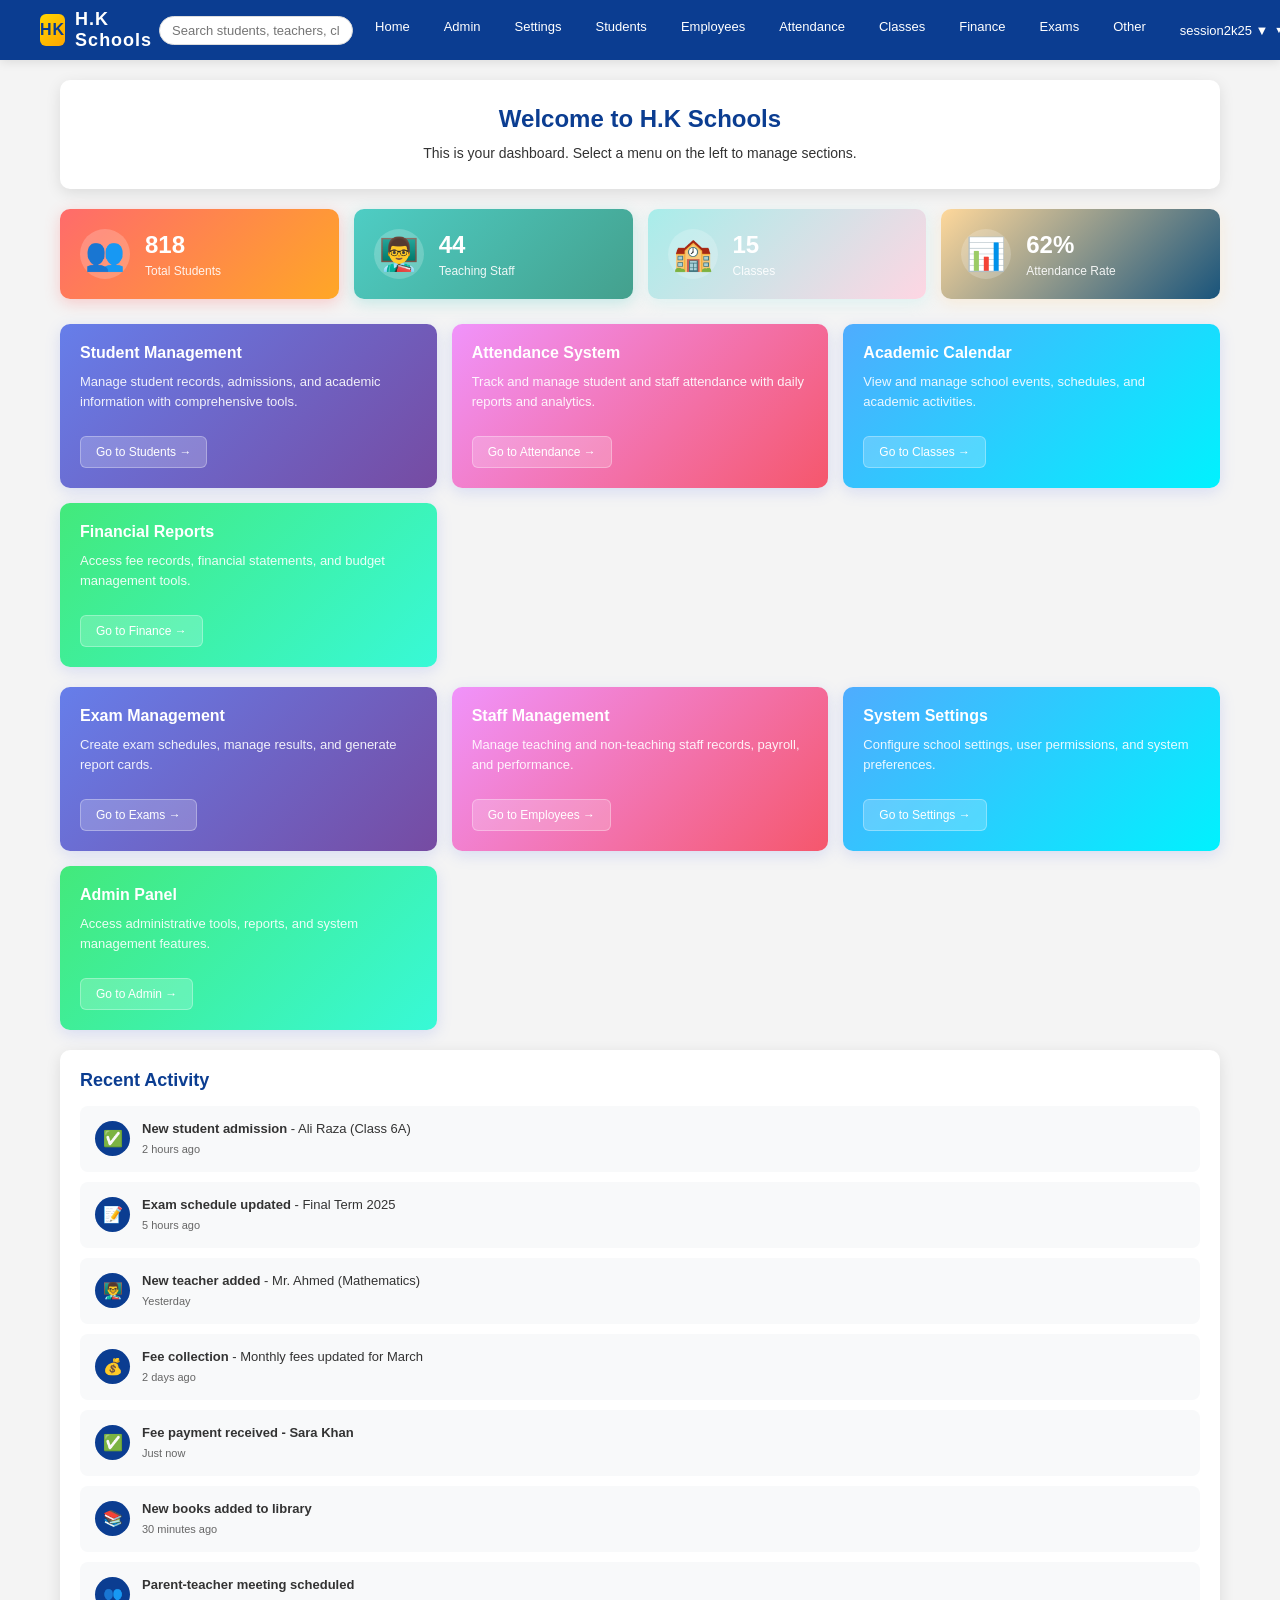
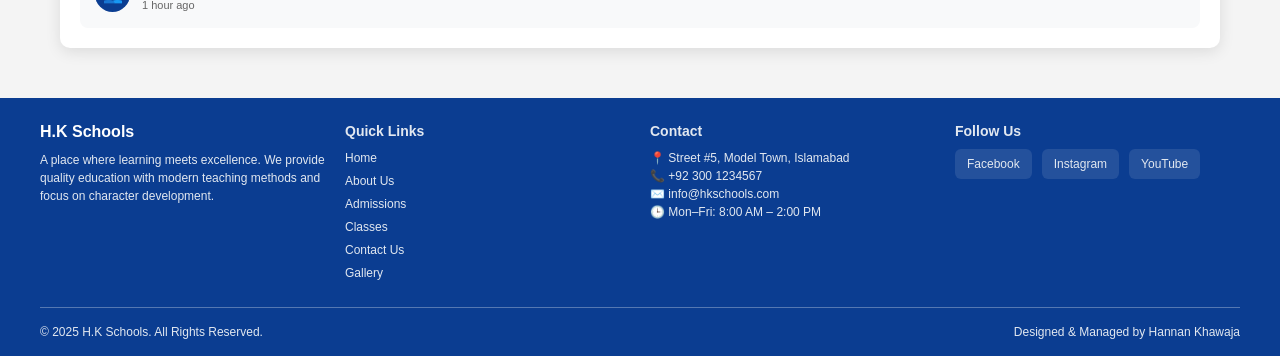
<file: index.html>
<!DOCTYPE html>
<html lang="en">
<head>
    <meta charset="UTF-8">
    <meta name="viewport" content="width=device-width, initial-scale=1.0">
    <title>H.K Group of Schools - Dashboard</title>
    <link rel="stylesheet" href="style.css">
</head>
<body>
    <!-- Hidden checkbox for sidebar toggle -->
    <input type="checkbox" id="sidebar-toggle" style="display: none;">
    
    <!-- Overlay -->
    <label for="sidebar-toggle" class="overlay"></label>

    <!-- TOP NAVBAR -->
    <nav class="top-navbar">
        <div class="nav-container">
            <div class="nav-left">
                <label for="sidebar-toggle" class="burger-btn">☰</label>
                <div class="nav-logo">
                    <div class="logo-icon">HK</div>
                    <span>H.K Schools</span>
                </div>
            </div>
            <div class="nav-right">
                <ul class="nav-menu">
                    <li><a href="index.html">Home</a></li>
                    <li><a href="admin.html">Admin</a></li>
                    <li><a href="settings.html">Settings</a></li>
                    <li><a href="students.html">Students</a></li>
                    <li><a href="employees.html">Employees</a></li>
                    <li><a href="attendance.html">Attendance</a></li>
                    <li><a href="classes.html">Classes</a></li>
                    <li><a href="finance.html">Finance</a></li>
                    <li><a href="exams.html">Exams</a></li>
                    <li><a href="other.html">Other</a></li>
                    <li class="dropdown">
                        <a href="#" class="dropdown-toggle">session2k25 ▼</a>
                        <div class="dropdown-menu">
                            <a href="session2025.html">2025</a>
                            <a href="session2026.html">2026</a>
                            <a href="session2027.html">2027</a>
                            <a href="session2028.html">2028</a>
                            <a href="session2029.html">2029</a>
                            <a href="session2030.html">2030</a>
                        </div>
                    </li>
                </ul>
            </div>
        </div>
    </nav>

    <!-- SIDEBAR -->
    <div class="sidebar">
        <div class="sidebar-header">
            <div class="nav-logo">
                <div class="logo-icon">HK</div>
                <span>H.K Schools</span>
            </div>
            <label for="sidebar-toggle" class="close-btn">×</label>
        </div>
        <ul>
            <li><a href="index.html">Home</a></li>
            <li><a href="admin.html">Admin</a></li>
            <li><a href="settings.html">Settings</a></li>
            <li><a href="students.html">Students</a></li>
            <li><a href="employees.html">Employees</a></li>
            <li><a href="attendance.html">Attendance</a></li>
            <li><a href="classes.html">Classes</a></li>
            <li><a href="finance.html">Finance</a></li>
            <li><a href="exams.html">Exams</a></li>
            <li><a href="other.html">Other</a></li>
            <li class="dropdown-sidebar">
                <a href="#" class="dropdown-toggle">session2k25 ▼</a>
                <div class="dropdown-menu-sidebar">
                    <a href="session2025.html">2025</a>
                    <a href="session2026.html">2026</a>
                    <a href="session2027.html">2027</a>
                    <a href="session2028.html">2028</a>
                    <a href="session2029.html">2029</a>
                    <a href="session2030.html">2030</a>
                </div>
            </li>
        </ul>
    </div>

    <!-- MAIN CONTENT -->
    <div class="main-content">
        <div class="welcome-section">
            <h1>Welcome to H.K Schools</h1>
            <p>This is your dashboard. Select a menu on the left to manage sections.</p>
        </div>

        <!-- QUICK STATS -->
        <div class="stats-grid">
            <div class="stat-card">
                <div class="stat-icon">👥</div>
                <div class="stat-info">
                    <h3>1,247</h3>
                    <p>Total Students</p>
                </div>
            </div>
            <div class="stat-card">
                <div class="stat-icon">👨‍🏫</div>
                <div class="stat-info">
                    <h3>68</h3>
                    <p>Teaching Staff</p>
                </div>
            </div>
            <div class="stat-card">
                <div class="stat-icon">🏫</div>
                <div class="stat-info">
                    <h3>24</h3>
                    <p>Classes</p>
                </div>
            </div>
            <div class="stat-card">
                <div class="stat-icon">📊</div>
                <div class="stat-info">
                    <h3>95.2%</h3>
                    <p>Attendance Rate</p>
                </div>
            </div>
        </div>
        
        <!-- QUICK ACCESS CARDS -->
        <div class="content-column">
            <div class="content-card">
                <h3>Student Management</h3>
                <p>Manage student records, admissions, and academic information with comprehensive tools.</p>
                <a href="students.html" class="card-link">Go to Students →</a>
            </div>
            <div class="content-card">
                <h3>Attendance System</h3>
                <p>Track and manage student and staff attendance with daily reports and analytics.</p>
                <a href="attendance.html" class="card-link">Go to Attendance →</a>
            </div>
            <div class="content-card">
                <h3>Academic Calendar</h3>
                <p>View and manage school events, schedules, and academic activities.</p>
                <a href="classes.html" class="card-link">Go to Classes →</a>
            </div>
            <div class="content-card">
                <h3>Financial Reports</h3>
                <p>Access fee records, financial statements, and budget management tools.</p>
                <a href="finance.html" class="card-link">Go to Finance →</a>
            </div>
        </div>

        <!-- ADDITIONAL FEATURES -->
        <div class="content-column">
            <div class="content-card">
                <h3>Exam Management</h3>
                <p>Create exam schedules, manage results, and generate report cards.</p>
                <a href="exams.html" class="card-link">Go to Exams →</a>
            </div>
            <div class="content-card">
                <h3>Staff Management</h3>
                <p>Manage teaching and non-teaching staff records, payroll, and performance.</p>
                <a href="employees.html" class="card-link">Go to Employees →</a>
            </div>
            <div class="content-card">
                <h3>System Settings</h3>
                <p>Configure school settings, user permissions, and system preferences.</p>
                <a href="settings.html" class="card-link">Go to Settings →</a>
            </div>
            <div class="content-card">
                <h3>Admin Panel</h3>
                <p>Access administrative tools, reports, and system management features.</p>
                <a href="admin.html" class="card-link">Go to Admin →</a>
            </div>
        </div>

        <!-- RECENT ACTIVITY -->
        <div class="activity-section">
            <h2>Recent Activity</h2>
            <div class="activity-list">
                <div class="activity-item">
                    <div class="activity-icon">✅</div>
                    <div class="activity-content">
                        <p><strong>New student admission</strong> - Ali Raza (Class 6A)</p>
                        <span class="activity-time">2 hours ago</span>
                    </div>
                </div>
                <div class="activity-item">
                    <div class="activity-icon">📝</div>
                    <div class="activity-content">
                        <p><strong>Exam schedule updated</strong> - Final Term 2025</p>
                        <span class="activity-time">5 hours ago</span>
                    </div>
                </div>
                <div class="activity-item">
                    <div class="activity-icon">👨‍🏫</div>
                    <div class="activity-content">
                        <p><strong>New teacher added</strong> - Mr. Ahmed (Mathematics)</p>
                        <span class="activity-time">Yesterday</span>
                    </div>
                </div>
                <div class="activity-item">
                    <div class="activity-icon">💰</div>
                    <div class="activity-content">
                        <p><strong>Fee collection</strong> - Monthly fees updated for March</p>
                        <span class="activity-time">2 days ago</span>
                    </div>
                </div>
            </div>
        </div>
    </div>

    <!-- FOOTER -->
    <footer class="hk-footer">
        <div class="container">
            <div class="footer-grid">
                <div class="footer-about">
                    <h3>H.K Schools</h3>
                    <p>A place where learning meets excellence. We provide quality education with modern teaching methods and focus on character development.</p>
                </div>
                <div class="footer-links">
                    <h4>Quick Links</h4>
                    <ul>
                        <li><a href="index.html">Home</a></li>
                        <li><a href="aboutus.html">About Us</a></li>
                        <li><a href="admission.html">Admissions</a></li>
                        <li><a href="classes.html">Classes</a></li>
                        <li><a href="contact.html">Contact Us</a></li>
                        <li><a href="gallery.html">Gallery</a></li>
                    </ul>
                </div>
                <div class="footer-contact">
                    <h4>Contact</h4>
                    <p>📍 Street #5, Model Town, Islamabad</p>
                    <p>📞 +92 300 1234567</p>
                    <p>✉️ info@hkschools.com</p>
                    <p>🕒 Mon–Fri: 8:00 AM – 2:00 PM</p>
                </div>
                <div class="footer-social">
                    <h4>Follow Us</h4>
                    <div class="social-icons">
                        <a href="#" aria-label="Facebook">Facebook</a>
                        <a href="#" aria-label="Instagram">Instagram</a>
                        <a href="#" aria-label="YouTube">YouTube</a>
                    </div>
                </div>
            </div>
            <div class="footer-bottom">
                <p>© 2025 H.K Schools. All Rights Reserved.</p>
                <p class="credit">Designed & Managed by Hannan Khawaja</p>
            </div>
        </div>
    </footer>

    <!-- JavaScript File Linked Here -->
    <script src="script.js"></script>
</body>
</html>
</file>
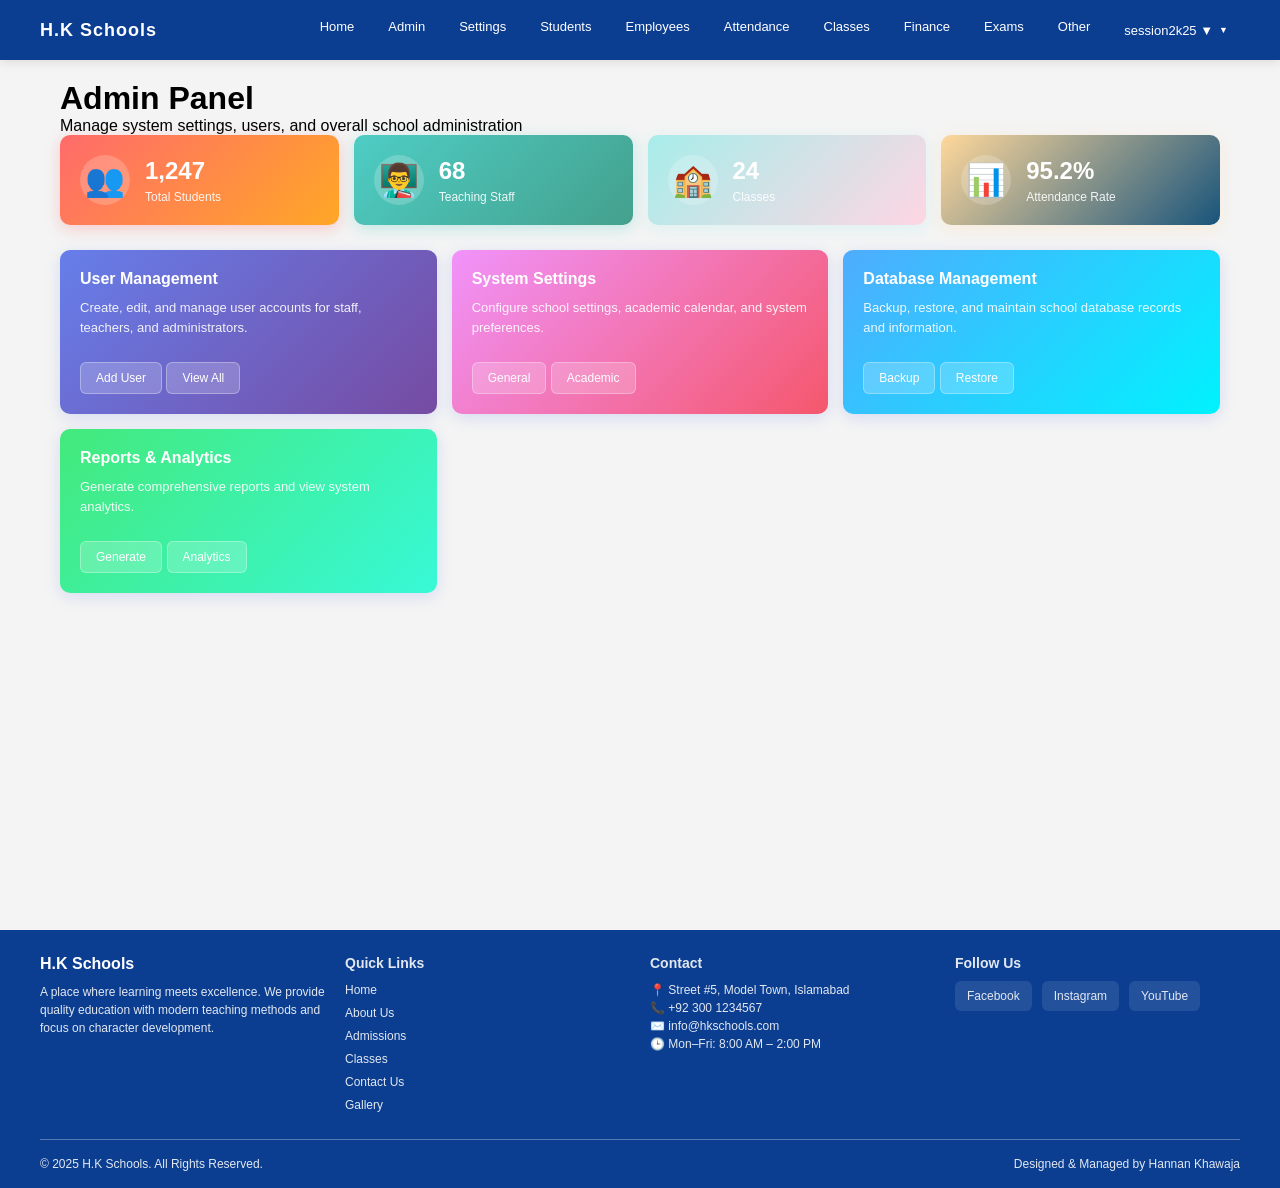
<file: admin.html>
<!DOCTYPE html>
<html lang="en">
<head>
    <meta charset="UTF-8">
    <meta name="viewport" content="width=device-width, initial-scale=1.0">
    <title>Admin Panel - H.K Group of Schools</title>
    <link rel="stylesheet" href="style.css">
</head>
<body>
    <input type="checkbox" id="sidebar-toggle" style="display: none;">
    <label for="sidebar-toggle" class="overlay"></label>

    <nav class="top-navbar">
        <div class="nav-container">
            <div class="nav-left">
                <label for="sidebar-toggle" class="burger-btn">☰</label>
                <h2 class="nav-logo">H.K Schools</h2>
            </div>
            <div class="nav-right">
                <ul class="nav-menu">
                    <li><a href="index.html">Home</a></li>
                    <li><a href="admin.html">Admin</a></li>
                    <li><a href="settings.html">Settings</a></li>
                    <li><a href="students.html">Students</a></li>
                    <li><a href="employees.html">Employees</a></li>
                    <li><a href="attendance.html">Attendance</a></li>
                    <li><a href="classes.html">Classes</a></li>
                    <li><a href="finance.html">Finance</a></li>
                    <li><a href="exams.html">Exams</a></li>
                    <li><a href="other.html">Other</a></li>
                    <li class="dropdown">
                        <a href="#" class="dropdown-toggle">session2k25 ▼</a>
                        <div class="dropdown-menu">
                            <a href="session2025.html">2025</a>
                            <a href="session2026.html">2026</a>
                            <a href="session2027.html">2027</a>
                            <a href="session2028.html">2028</a>
                            <a href="session2029.html">2029</a>
                            <a href="session2030.html">2030</a>
                        </div>
                    </li>
                </ul>
            </div>
        </div>
    </nav>

    <div class="sidebar">
        <div class="sidebar-header">
            <h2>H.K Schools</h2>
            <label for="sidebar-toggle" class="close-btn">×</label>
        </div>
        <ul>
            <li><a href="index.html">Home</a></li>
            <li><a href="admin.html">Admin</a></li>
            <li><a href="settings.html">Settings</a></li>
            <li><a href="students.html">Students</a></li>
            <li><a href="employees.html">Employees</a></li>
            <li><a href="attendance.html">Attendance</a></li>
            <li><a href="classes.html">Classes</a></li>
            <li><a href="finance.html">Finance</a></li>
            <li><a href="exams.html">Exams</a></li>
            <li><a href="other.html">Other</a></li>
            <li class="dropdown-sidebar">
                <a href="#" class="dropdown-toggle">session2k25 ▼</a>
                <div class="dropdown-menu-sidebar">
                    <a href="session2025.html">2025</a>
                    <a href="session2026.html">2026</a>
                    <a href="session2027.html">2027</a>
                    <a href="session2028.html">2028</a>
                    <a href="session2029.html">2029</a>
                    <a href="session2030.html">2030</a>
                </div>
            </li>
        </ul>
    </div>

    <div class="main-content">
        <div class="page-header">
            <h1>Admin Panel</h1>
            <p>Manage system settings, users, and overall school administration</p>
        </div>

        <div class="stats-grid">
            <div class="stat-card">
                <div class="stat-icon">👥</div>
                <div class="stat-info">
                    <h3>1,247</h3>
                    <p>Total Students</p>
                </div>
            </div>
            <div class="stat-card">
                <div class="stat-icon">👨‍🏫</div>
                <div class="stat-info">
                    <h3>68</h3>
                    <p>Teaching Staff</p>
                </div>
            </div>
            <div class="stat-card">
                <div class="stat-icon">🏫</div>
                <div class="stat-info">
                    <h3>24</h3>
                    <p>Classes</p>
                </div>
            </div>
            <div class="stat-card">
                <div class="stat-icon">📊</div>
                <div class="stat-info">
                    <h3>95.2%</h3>
                    <p>Attendance Rate</p>
                </div>
            </div>
        </div>

        <div class="content-column">
            <div class="content-card">
                <h3>User Management</h3>
                <p>Create, edit, and manage user accounts for staff, teachers, and administrators.</p>
                <div class="admin-actions">
                    <a href="#" class="card-link">Add User</a>
                    <a href="#" class="card-link">View All</a>
                </div>
            </div>
            <div class="content-card">
                <h3>System Settings</h3>
                <p>Configure school settings, academic calendar, and system preferences.</p>
                <div class="admin-actions">
                    <a href="#" class="card-link">General</a>
                    <a href="#" class="card-link">Academic</a>
                </div>
            </div>
            <div class="content-card">
                <h3>Database Management</h3>
                <p>Backup, restore, and maintain school database records and information.</p>
                <div class="admin-actions">
                    <a href="#" class="card-link">Backup</a>
                    <a href="#" class="card-link">Restore</a>
                </div>
            </div>
            <div class="content-card">
                <h3>Reports & Analytics</h3>
                <p>Generate comprehensive reports and view system analytics.</p>
                <div class="admin-actions">
                    <a href="#" class="card-link">Generate</a>
                    <a href="#" class="card-link">Analytics</a>
                </div>
            </div>
        </div>
    </div>

    <footer class="hk-footer">
        <div class="container">
            <div class="footer-grid">
                <div class="footer-about">
                    <h3>H.K Schools</h3>
                    <p>A place where learning meets excellence. We provide quality education with modern teaching methods and focus on character development.</p>
                </div>
                <div class="footer-links">
                    <h4>Quick Links</h4>
                    <ul>
                        <li><a href="index.html">Home</a></li>
                        <li><a href="aboutus.html">About Us</a></li>
                        <li><a href="admission.html">Admissions</a></li>
                        <li><a href="classes.html">Classes</a></li>
                        <li><a href="contact.html">Contact Us</a></li>
                        <li><a href="gallery.html">Gallery</a></li>
                    </ul>
                </div>
                <div class="footer-contact">
                    <h4>Contact</h4>
                    <p>📍 Street #5, Model Town, Islamabad</p>
                    <p>📞 +92 300 1234567</p>
                    <p>✉️ info@hkschools.com</p>
                    <p>🕒 Mon–Fri: 8:00 AM – 2:00 PM</p>
                </div>
                <div class="footer-social">
                    <h4>Follow Us</h4>
                    <div class="social-icons">
                        <a href="#" aria-label="Facebook">Facebook</a>
                        <a href="#" aria-label="Instagram">Instagram</a>
                        <a href="#" aria-label="YouTube">YouTube</a>
                    </div>
                </div>
            </div>
            <div class="footer-bottom">
                <p>© 2025 H.K Schools. All Rights Reserved.</p>
                <p class="credit">Designed & Managed by Hannan Khawaja</p>
            </div>
        </div>
    </footer>
</body>
</html>
</file>
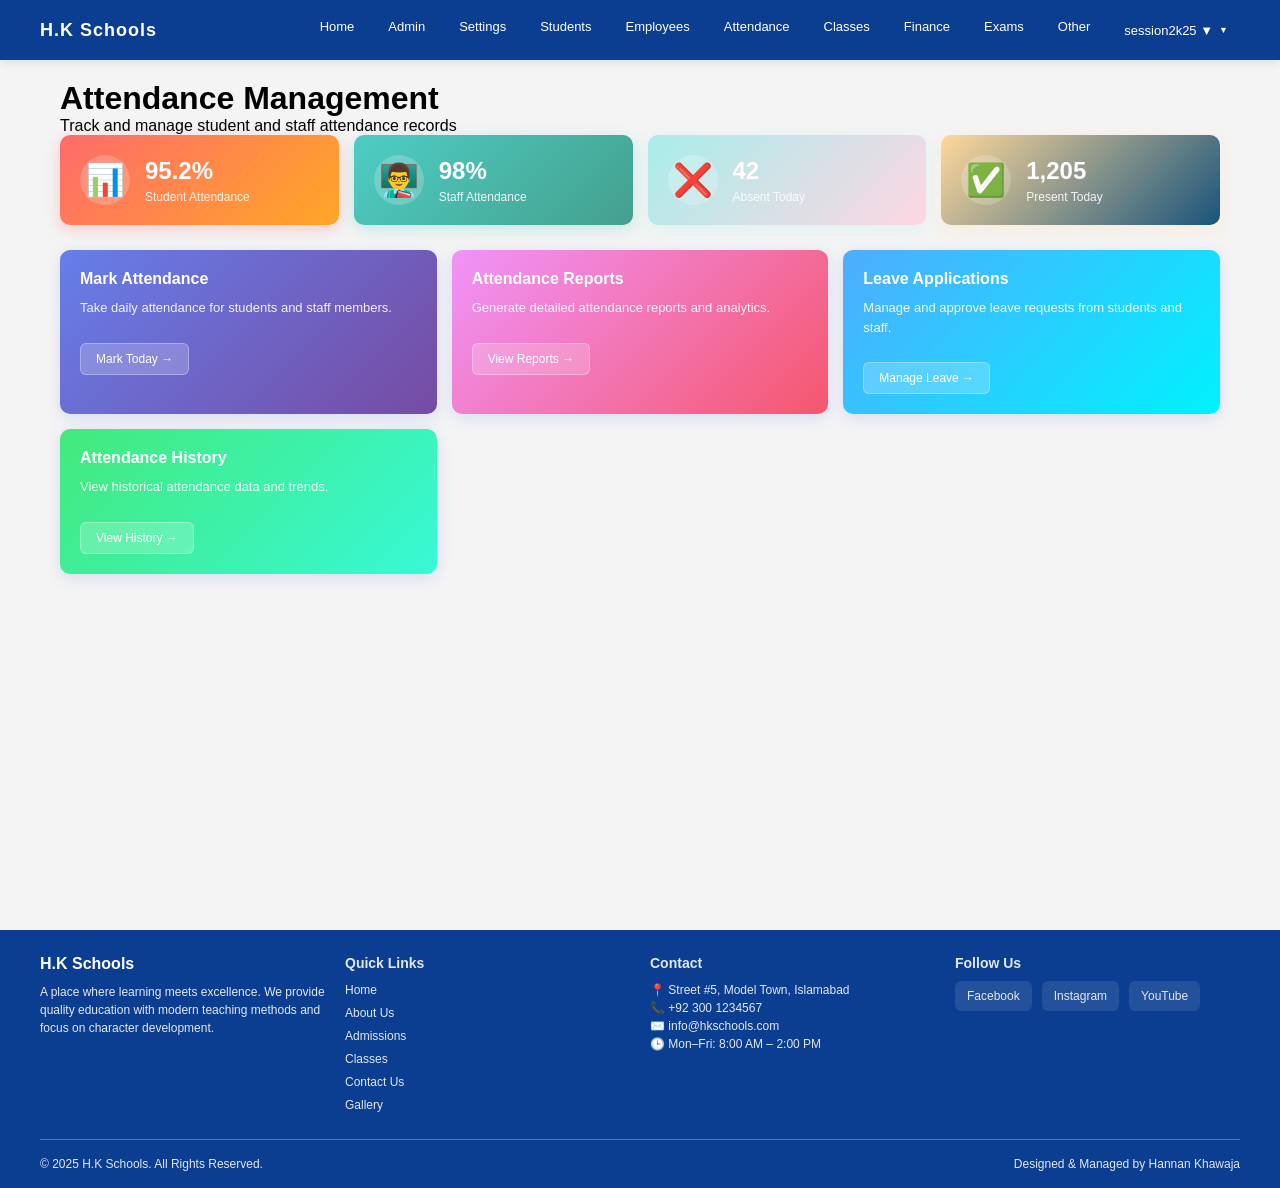
<file: attendance.html>
<!DOCTYPE html>
<html lang="en">
<head>
    <meta charset="UTF-8">
    <meta name="viewport" content="width=device-width, initial-scale=1.0">
    <title>Attendance - H.K Group of Schools</title>
    <link rel="stylesheet" href="style.css">
</head>
<body>
    <input type="checkbox" id="sidebar-toggle" style="display: none;">
    <label for="sidebar-toggle" class="overlay"></label>

    <nav class="top-navbar">
        <div class="nav-container">
            <div class="nav-left">
                <label for="sidebar-toggle" class="burger-btn">☰</label>
                <h2 class="nav-logo">H.K Schools</h2>
            </div>
            <div class="nav-right">
                <ul class="nav-menu">
                    <li><a href="index.html">Home</a></li>
                    <li><a href="admin.html">Admin</a></li>
                    <li><a href="settings.html">Settings</a></li>
                    <li><a href="students.html">Students</a></li>
                    <li><a href="employees.html">Employees</a></li>
                    <li><a href="attendance.html">Attendance</a></li>
                    <li><a href="classes.html">Classes</a></li>
                    <li><a href="finance.html">Finance</a></li>
                    <li><a href="exams.html">Exams</a></li>
                    <li><a href="other.html">Other</a></li>
                    <li class="dropdown">
                        <a href="#" class="dropdown-toggle">session2k25 ▼</a>
                        <div class="dropdown-menu">
                            <a href="session2025.html">2025</a>
                            <a href="session2026.html">2026</a>
                            <a href="session2027.html">2027</a>
                            <a href="session2028.html">2028</a>
                            <a href="session2029.html">2029</a>
                            <a href="session2030.html">2030</a>
                        </div>
                    </li>
                </ul>
            </div>
        </div>
    </nav>

    <div class="sidebar">
        <div class="sidebar-header">
            <h2>H.K Schools</h2>
            <label for="sidebar-toggle" class="close-btn">×</label>
        </div>
        <ul>
            <li><a href="index.html">Home</a></li>
            <li><a href="admin.html">Admin</a></li>
            <li><a href="settings.html">Settings</a></li>
            <li><a href="students.html">Students</a></li>
            <li><a href="employees.html">Employees</a></li>
            <li><a href="attendance.html">Attendance</a></li>
            <li><a href="classes.html">Classes</a></li>
            <li><a href="finance.html">Finance</a></li>
            <li><a href="exams.html">Exams</a></li>
            <li><a href="other.html">Other</a></li>
            <li class="dropdown-sidebar">
                <a href="#" class="dropdown-toggle">session2k25 ▼</a>
                <div class="dropdown-menu-sidebar">
                    <a href="session2025.html">2025</a>
                    <a href="session2026.html">2026</a>
                    <a href="session2027.html">2027</a>
                    <a href="session2028.html">2028</a>
                    <a href="session2029.html">2029</a>
                    <a href="session2030.html">2030</a>
                </div>
            </li>
        </ul>
    </div>

    <div class="main-content">
        <div class="page-header">
            <h1>Attendance Management</h1>
            <p>Track and manage student and staff attendance records</p>
        </div>

        <div class="stats-grid">
            <div class="stat-card">
                <div class="stat-icon">📊</div>
                <div class="stat-info">
                    <h3>95.2%</h3>
                    <p>Student Attendance</p>
                </div>
            </div>
            <div class="stat-card">
                <div class="stat-icon">👨‍🏫</div>
                <div class="stat-info">
                    <h3>98%</h3>
                    <p>Staff Attendance</p>
                </div>
            </div>
            <div class="stat-card">
                <div class="stat-icon">❌</div>
                <div class="stat-info">
                    <h3>42</h3>
                    <p>Absent Today</p>
                </div>
            </div>
            <div class="stat-card">
                <div class="stat-icon">✅</div>
                <div class="stat-info">
                    <h3>1,205</h3>
                    <p>Present Today</p>
                </div>
            </div>
        </div>

        <div class="content-column">
            <div class="content-card">
                <h3>Mark Attendance</h3>
                <p>Take daily attendance for students and staff members.</p>
                <a href="#" class="card-link">Mark Today →</a>
            </div>
            <div class="content-card">
                <h3>Attendance Reports</h3>
                <p>Generate detailed attendance reports and analytics.</p>
                <a href="#" class="card-link">View Reports →</a>
            </div>
            <div class="content-card">
                <h3>Leave Applications</h3>
                <p>Manage and approve leave requests from students and staff.</p>
                <a href="#" class="card-link">Manage Leave →</a>
            </div>
            <div class="content-card">
                <h3>Attendance History</h3>
                <p>View historical attendance data and trends.</p>
                <a href="#" class="card-link">View History →</a>
            </div>
        </div>
    </div>

    <footer class="hk-footer">
        <div class="container">
            <div class="footer-grid">
                <div class="footer-about">
                    <h3>H.K Schools</h3>
                    <p>A place where learning meets excellence. We provide quality education with modern teaching methods and focus on character development.</p>
                </div>
                <div class="footer-links">
                    <h4>Quick Links</h4>
                    <ul>
                        <li><a href="index.html">Home</a></li>
                        <li><a href="aboutus.html">About Us</a></li>
                        <li><a href="admission.html">Admissions</a></li>
                        <li><a href="classes.html">Classes</a></li>
                        <li><a href="contact.html">Contact Us</a></li>
                        <li><a href="gallery.html">Gallery</a></li>
                    </ul>
                </div>
                <div class="footer-contact">
                    <h4>Contact</h4>
                    <p>📍 Street #5, Model Town, Islamabad</p>
                    <p>📞 +92 300 1234567</p>
                    <p>✉️ info@hkschools.com</p>
                    <p>🕒 Mon–Fri: 8:00 AM – 2:00 PM</p>
                </div>
                <div class="footer-social">
                    <h4>Follow Us</h4>
                    <div class="social-icons">
                        <a href="#" aria-label="Facebook">Facebook</a>
                        <a href="#" aria-label="Instagram">Instagram</a>
                        <a href="#" aria-label="YouTube">YouTube</a>
                    </div>
                </div>
            </div>
            <div class="footer-bottom">
                <p>© 2025 H.K Schools. All Rights Reserved.</p>
                <p class="credit">Designed & Managed by Hannan Khawaja</p>
            </div>
        </div>
    </footer>
</body>
</html>
</file>
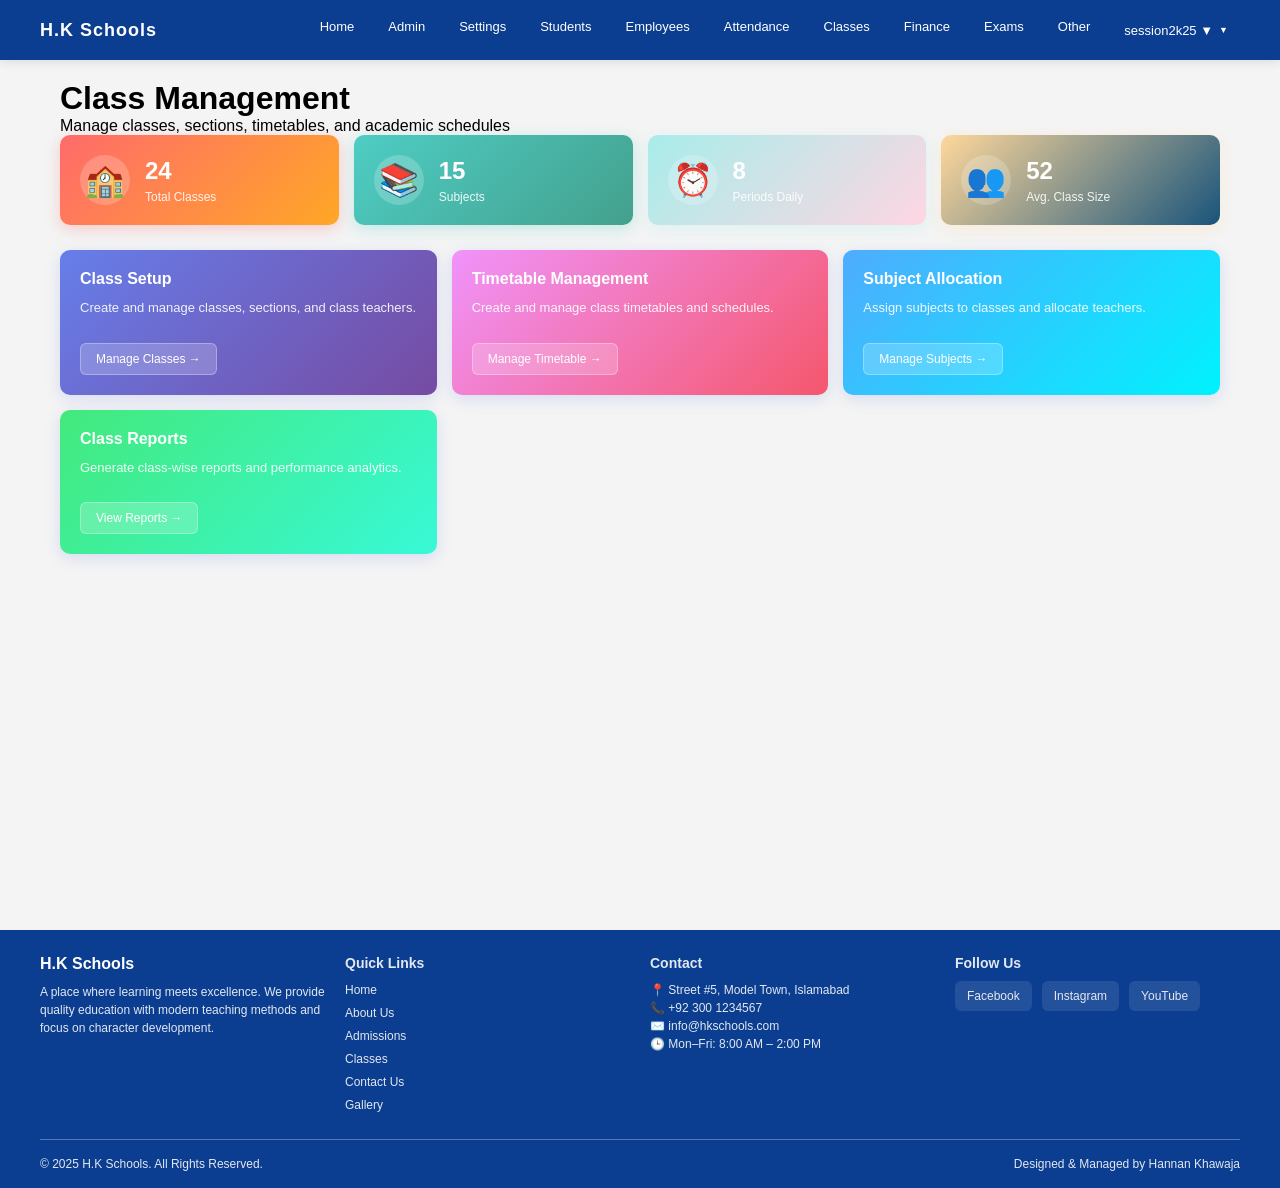
<file: classes.html>
<!DOCTYPE html>
<html lang="en">
<head>
    <meta charset="UTF-8">
    <meta name="viewport" content="width=device-width, initial-scale=1.0">
    <title>Classes - H.K Group of Schools</title>
    <link rel="stylesheet" href="style.css">
</head>
<body>
    <input type="checkbox" id="sidebar-toggle" style="display: none;">
    <label for="sidebar-toggle" class="overlay"></label>

    <nav class="top-navbar">
        <div class="nav-container">
            <div class="nav-left">
                <label for="sidebar-toggle" class="burger-btn">☰</label>
                <h2 class="nav-logo">H.K Schools</h2>
            </div>
            <div class="nav-right">
                <ul class="nav-menu">
                    <li><a href="index.html">Home</a></li>
                    <li><a href="admin.html">Admin</a></li>
                    <li><a href="settings.html">Settings</a></li>
                    <li><a href="students.html">Students</a></li>
                    <li><a href="employees.html">Employees</a></li>
                    <li><a href="attendance.html">Attendance</a></li>
                    <li><a href="classes.html">Classes</a></li>
                    <li><a href="finance.html">Finance</a></li>
                    <li><a href="exams.html">Exams</a></li>
                    <li><a href="other.html">Other</a></li>
                    <li class="dropdown">
                        <a href="#" class="dropdown-toggle">session2k25 ▼</a>
                        <div class="dropdown-menu">
                            <a href="session2025.html">2025</a>
                            <a href="session2026.html">2026</a>
                            <a href="session2027.html">2027</a>
                            <a href="session2028.html">2028</a>
                            <a href="session2029.html">2029</a>
                            <a href="session2030.html">2030</a>
                        </div>
                    </li>
                </ul>
            </div>
        </div>
    </nav>

    <div class="sidebar">
        <div class="sidebar-header">
            <h2>H.K Schools</h2>
            <label for="sidebar-toggle" class="close-btn">×</label>
        </div>
        <ul>
            <li><a href="index.html">Home</a></li>
            <li><a href="admin.html">Admin</a></li>
            <li><a href="settings.html">Settings</a></li>
            <li><a href="students.html">Students</a></li>
            <li><a href="employees.html">Employees</a></li>
            <li><a href="attendance.html">Attendance</a></li>
            <li><a href="classes.html">Classes</a></li>
            <li><a href="finance.html">Finance</a></li>
            <li><a href="exams.html">Exams</a></li>
            <li><a href="other.html">Other</a></li>
            <li class="dropdown-sidebar">
                <a href="#" class="dropdown-toggle">session2k25 ▼</a>
                <div class="dropdown-menu-sidebar">
                    <a href="session2025.html">2025</a>
                    <a href="session2026.html">2026</a>
                    <a href="session2027.html">2027</a>
                    <a href="session2028.html">2028</a>
                    <a href="session2029.html">2029</a>
                    <a href="session2030.html">2030</a>
                </div>
            </li>
        </ul>
    </div>

    <div class="main-content">
        <div class="page-header">
            <h1>Class Management</h1>
            <p>Manage classes, sections, timetables, and academic schedules</p>
        </div>

        <div class="stats-grid">
            <div class="stat-card">
                <div class="stat-icon">🏫</div>
                <div class="stat-info">
                    <h3>24</h3>
                    <p>Total Classes</p>
                </div>
            </div>
            <div class="stat-card">
                <div class="stat-icon">📚</div>
                <div class="stat-info">
                    <h3>15</h3>
                    <p>Subjects</p>
                </div>
            </div>
            <div class="stat-card">
                <div class="stat-icon">⏰</div>
                <div class="stat-info">
                    <h3>8</h3>
                    <p>Periods Daily</p>
                </div>
            </div>
            <div class="stat-card">
                <div class="stat-icon">👥</div>
                <div class="stat-info">
                    <h3>52</h3>
                    <p>Avg. Class Size</p>
                </div>
            </div>
        </div>

        <div class="content-column">
            <div class="content-card">
                <h3>Class Setup</h3>
                <p>Create and manage classes, sections, and class teachers.</p>
                <a href="#" class="card-link">Manage Classes →</a>
            </div>
            <div class="content-card">
                <h3>Timetable Management</h3>
                <p>Create and manage class timetables and schedules.</p>
                <a href="#" class="card-link">Manage Timetable →</a>
            </div>
            <div class="content-card">
                <h3>Subject Allocation</h3>
                <p>Assign subjects to classes and allocate teachers.</p>
                <a href="#" class="card-link">Manage Subjects →</a>
            </div>
            <div class="content-card">
                <h3>Class Reports</h3>
                <p>Generate class-wise reports and performance analytics.</p>
                <a href="#" class="card-link">View Reports →</a>
            </div>
        </div>
    </div>

    <footer class="hk-footer">
        <div class="container">
            <div class="footer-grid">
                <div class="footer-about">
                    <h3>H.K Schools</h3>
                    <p>A place where learning meets excellence. We provide quality education with modern teaching methods and focus on character development.</p>
                </div>
                <div class="footer-links">
                    <h4>Quick Links</h4>
                    <ul>
                        <li><a href="index.html">Home</a></li>
                        <li><a href="aboutus.html">About Us</a></li>
                        <li><a href="admission.html">Admissions</a></li>
                        <li><a href="classes.html">Classes</a></li>
                        <li><a href="contact.html">Contact Us</a></li>
                        <li><a href="gallery.html">Gallery</a></li>
                    </ul>
                </div>
                <div class="footer-contact">
                    <h4>Contact</h4>
                    <p>📍 Street #5, Model Town, Islamabad</p>
                    <p>📞 +92 300 1234567</p>
                    <p>✉️ info@hkschools.com</p>
                    <p>🕒 Mon–Fri: 8:00 AM – 2:00 PM</p>
                </div>
                <div class="footer-social">
                    <h4>Follow Us</h4>
                    <div class="social-icons">
                        <a href="#" aria-label="Facebook">Facebook</a>
                        <a href="#" aria-label="Instagram">Instagram</a>
                        <a href="#" aria-label="YouTube">YouTube</a>
                    </div>
                </div>
            </div>
            <div class="footer-bottom">
                <p>© 2025 H.K Schools. All Rights Reserved.</p>
                <p class="credit">Designed & Managed by Hannan Khawaja</p>
            </div>
        </div>
    </footer>
</body>
</html>
</file>
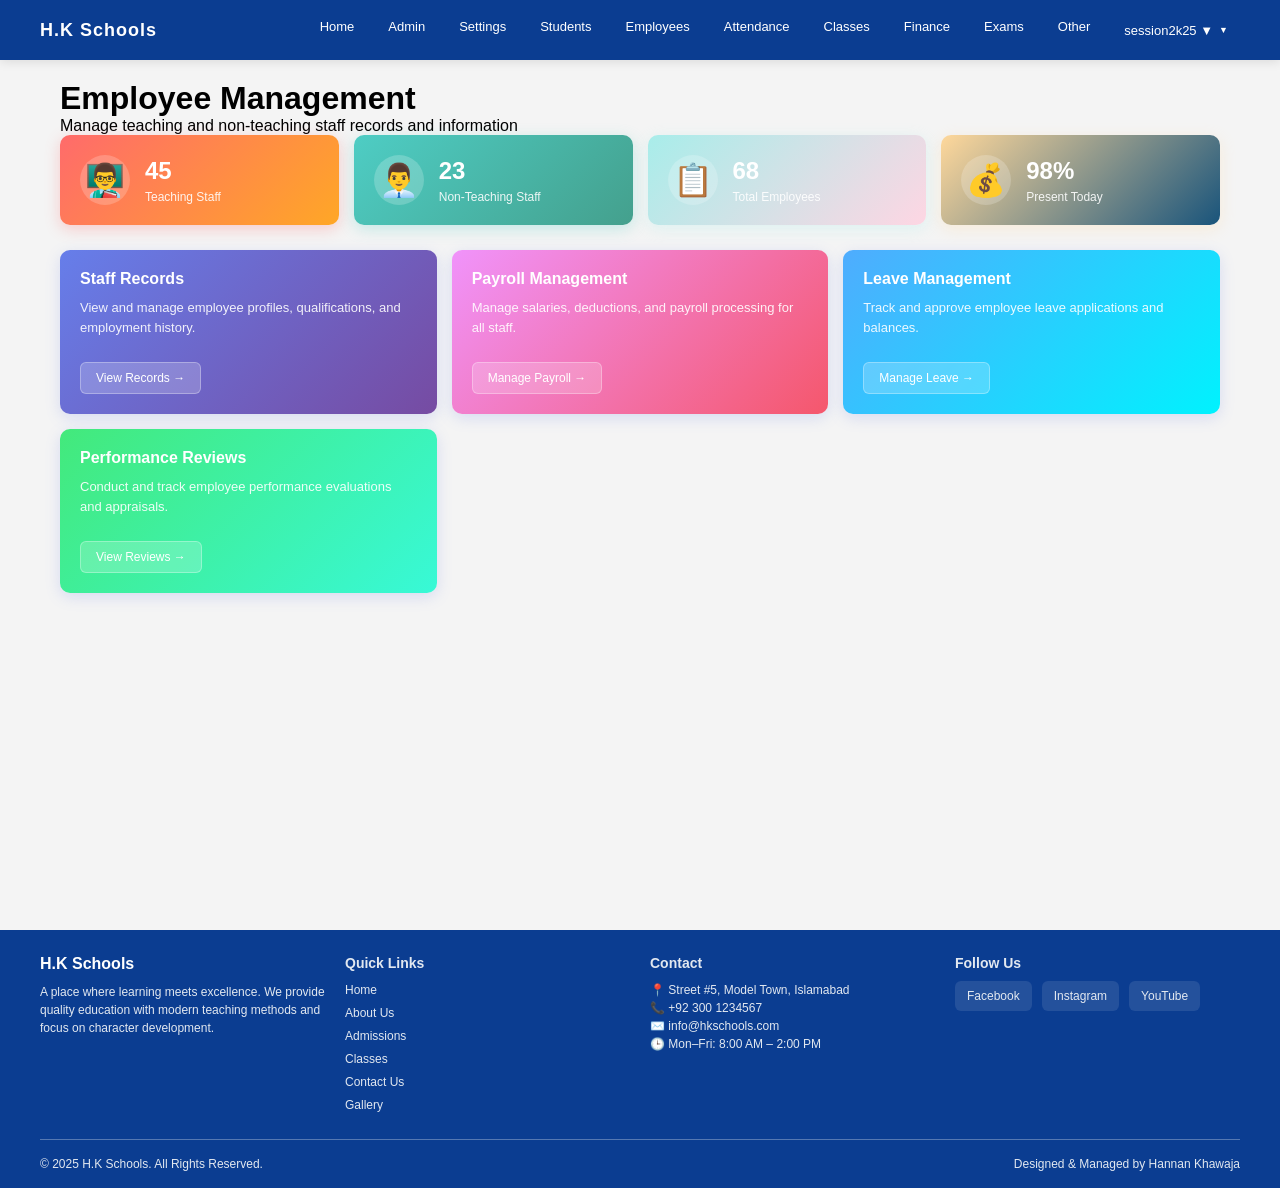
<file: employees.html>
<!DOCTYPE html>
<html lang="en">
<head>
    <meta charset="UTF-8">
    <meta name="viewport" content="width=device-width, initial-scale=1.0">
    <title>Employees - H.K Group of Schools</title>
    <link rel="stylesheet" href="style.css">
</head>
<body>
    <input type="checkbox" id="sidebar-toggle" style="display: none;">
    <label for="sidebar-toggle" class="overlay"></label>

    <nav class="top-navbar">
        <div class="nav-container">
            <div class="nav-left">
                <label for="sidebar-toggle" class="burger-btn">☰</label>
                <h2 class="nav-logo">H.K Schools</h2>
            </div>
            <div class="nav-right">
                <ul class="nav-menu">
                    <li><a href="index.html">Home</a></li>
                    <li><a href="admin.html">Admin</a></li>
                    <li><a href="settings.html">Settings</a></li>
                    <li><a href="students.html">Students</a></li>
                    <li><a href="employees.html">Employees</a></li>
                    <li><a href="attendance.html">Attendance</a></li>
                    <li><a href="classes.html">Classes</a></li>
                    <li><a href="finance.html">Finance</a></li>
                    <li><a href="exams.html">Exams</a></li>
                    <li><a href="other.html">Other</a></li>
                    <li class="dropdown">
                        <a href="#" class="dropdown-toggle">session2k25 ▼</a>
                        <div class="dropdown-menu">
                            <a href="session2025.html">2025</a>
                            <a href="session2026.html">2026</a>
                            <a href="session2027.html">2027</a>
                            <a href="session2028.html">2028</a>
                            <a href="session2029.html">2029</a>
                            <a href="session2030.html">2030</a>
                        </div>
                    </li>
                </ul>
            </div>
        </div>
    </nav>

    <div class="sidebar">
        <div class="sidebar-header">
            <h2>H.K Schools</h2>
            <label for="sidebar-toggle" class="close-btn">×</label>
        </div>
        <ul>
            <li><a href="index.html">Home</a></li>
            <li><a href="admin.html">Admin</a></li>
            <li><a href="settings.html">Settings</a></li>
            <li><a href="students.html">Students</a></li>
            <li><a href="employees.html">Employees</a></li>
            <li><a href="attendance.html">Attendance</a></li>
            <li><a href="classes.html">Classes</a></li>
            <li><a href="finance.html">Finance</a></li>
            <li><a href="exams.html">Exams</a></li>
            <li><a href="other.html">Other</a></li>
            <li class="dropdown-sidebar">
                <a href="#" class="dropdown-toggle">session2k25 ▼</a>
                <div class="dropdown-menu-sidebar">
                    <a href="session2025.html">2025</a>
                    <a href="session2026.html">2026</a>
                    <a href="session2027.html">2027</a>
                    <a href="session2028.html">2028</a>
                    <a href="session2029.html">2029</a>
                    <a href="session2030.html">2030</a>
                </div>
            </li>
        </ul>
    </div>

    <div class="main-content">
        <div class="page-header">
            <h1>Employee Management</h1>
            <p>Manage teaching and non-teaching staff records and information</p>
        </div>

        <div class="stats-grid">
            <div class="stat-card">
                <div class="stat-icon">👨‍🏫</div>
                <div class="stat-info">
                    <h3>45</h3>
                    <p>Teaching Staff</p>
                </div>
            </div>
            <div class="stat-card">
                <div class="stat-icon">👨‍💼</div>
                <div class="stat-info">
                    <h3>23</h3>
                    <p>Non-Teaching Staff</p>
                </div>
            </div>
            <div class="stat-card">
                <div class="stat-icon">📋</div>
                <div class="stat-info">
                    <h3>68</h3>
                    <p>Total Employees</p>
                </div>
            </div>
            <div class="stat-card">
                <div class="stat-icon">💰</div>
                <div class="stat-info">
                    <h3>98%</h3>
                    <p>Present Today</p>
                </div>
            </div>
        </div>

        <div class="content-column">
            <div class="content-card">
                <h3>Staff Records</h3>
                <p>View and manage employee profiles, qualifications, and employment history.</p>
                <a href="#" class="card-link">View Records →</a>
            </div>
            <div class="content-card">
                <h3>Payroll Management</h3>
                <p>Manage salaries, deductions, and payroll processing for all staff.</p>
                <a href="#" class="card-link">Manage Payroll →</a>
            </div>
            <div class="content-card">
                <h3>Leave Management</h3>
                <p>Track and approve employee leave applications and balances.</p>
                <a href="#" class="card-link">Manage Leave →</a>
            </div>
            <div class="content-card">
                <h3>Performance Reviews</h3>
                <p>Conduct and track employee performance evaluations and appraisals.</p>
                <a href="#" class="card-link">View Reviews →</a>
            </div>
        </div>
    </div>

    <footer class="hk-footer">
        <div class="container">
            <div class="footer-grid">
                <div class="footer-about">
                    <h3>H.K Schools</h3>
                    <p>A place where learning meets excellence. We provide quality education with modern teaching methods and focus on character development.</p>
                </div>
                <div class="footer-links">
                    <h4>Quick Links</h4>
                    <ul>
                        <li><a href="index.html">Home</a></li>
                        <li><a href="aboutus.html">About Us</a></li>
                        <li><a href="admission.html">Admissions</a></li>
                        <li><a href="classes.html">Classes</a></li>
                        <li><a href="contact.html">Contact Us</a></li>
                        <li><a href="gallery.html">Gallery</a></li>
                    </ul>
                </div>
                <div class="footer-contact">
                    <h4>Contact</h4>
                    <p>📍 Street #5, Model Town, Islamabad</p>
                    <p>📞 +92 300 1234567</p>
                    <p>✉️ info@hkschools.com</p>
                    <p>🕒 Mon–Fri: 8:00 AM – 2:00 PM</p>
                </div>
                <div class="footer-social">
                    <h4>Follow Us</h4>
                    <div class="social-icons">
                        <a href="#" aria-label="Facebook">Facebook</a>
                        <a href="#" aria-label="Instagram">Instagram</a>
                        <a href="#" aria-label="YouTube">YouTube</a>
                    </div>
                </div>
            </div>
            <div class="footer-bottom">
                <p>© 2025 H.K Schools. All Rights Reserved.</p>
                <p class="credit">Designed & Managed by Hannan Khawaja</p>
            </div>
        </div>
    </footer>
</body>
</html>
</file>
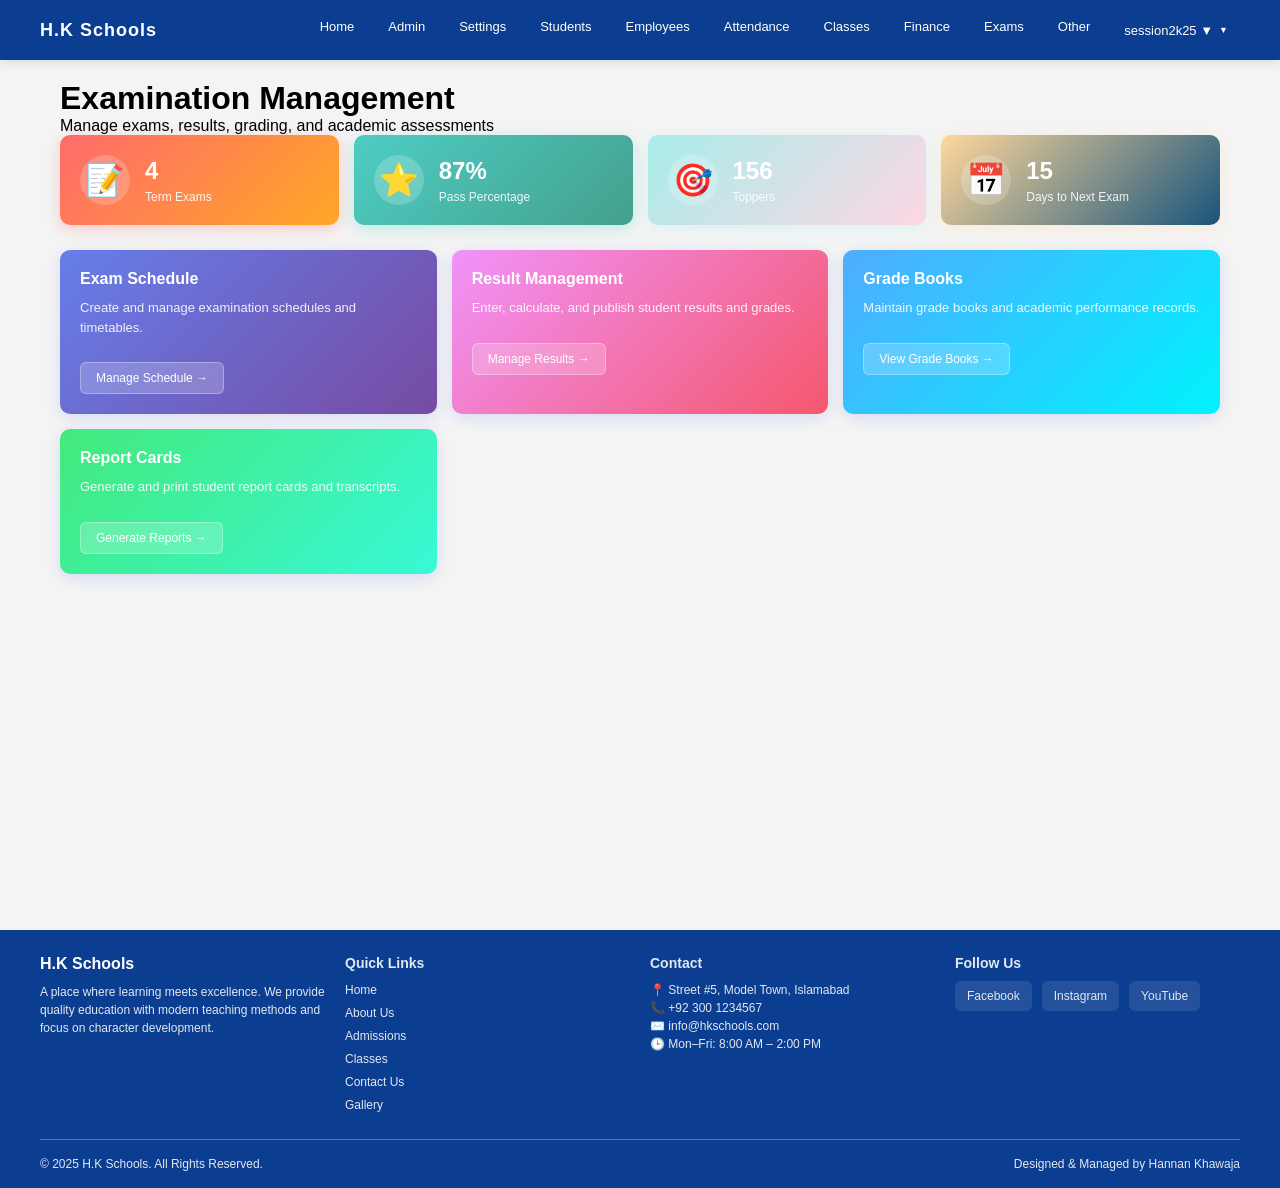
<file: exams.html>
<!DOCTYPE html>
<html lang="en">
<head>
    <meta charset="UTF-8">
    <meta name="viewport" content="width=device-width, initial-scale=1.0">
    <title>Exams - H.K Group of Schools</title>
    <link rel="stylesheet" href="style.css">
</head>
<body>
    <input type="checkbox" id="sidebar-toggle" style="display: none;">
    <label for="sidebar-toggle" class="overlay"></label>

    <nav class="top-navbar">
        <div class="nav-container">
            <div class="nav-left">
                <label for="sidebar-toggle" class="burger-btn">☰</label>
                <h2 class="nav-logo">H.K Schools</h2>
            </div>
            <div class="nav-right">
                <ul class="nav-menu">
                    <li><a href="index.html">Home</a></li>
                    <li><a href="admin.html">Admin</a></li>
                    <li><a href="settings.html">Settings</a></li>
                    <li><a href="students.html">Students</a></li>
                    <li><a href="employees.html">Employees</a></li>
                    <li><a href="attendance.html">Attendance</a></li>
                    <li><a href="classes.html">Classes</a></li>
                    <li><a href="finance.html">Finance</a></li>
                    <li><a href="exams.html">Exams</a></li>
                    <li><a href="other.html">Other</a></li>
                    <li class="dropdown">
                        <a href="#" class="dropdown-toggle">session2k25 ▼</a>
                        <div class="dropdown-menu">
                            <a href="session2025.html">2025</a>
                            <a href="session2026.html">2026</a>
                            <a href="session2027.html">2027</a>
                            <a href="session2028.html">2028</a>
                            <a href="session2029.html">2029</a>
                            <a href="session2030.html">2030</a>
                        </div>
                    </li>
                </ul>
            </div>
        </div>
    </nav>

    <div class="sidebar">
        <div class="sidebar-header">
            <h2>H.K Schools</h2>
            <label for="sidebar-toggle" class="close-btn">×</label>
        </div>
        <ul>
            <li><a href="index.html">Home</a></li>
            <li><a href="admin.html">Admin</a></li>
            <li><a href="settings.html">Settings</a></li>
            <li><a href="students.html">Students</a></li>
            <li><a href="employees.html">Employees</a></li>
            <li><a href="attendance.html">Attendance</a></li>
            <li><a href="classes.html">Classes</a></li>
            <li><a href="finance.html">Finance</a></li>
            <li><a href="exams.html">Exams</a></li>
            <li><a href="other.html">Other</a></li>
            <li class="dropdown-sidebar">
                <a href="#" class="dropdown-toggle">session2k25 ▼</a>
                <div class="dropdown-menu-sidebar">
                    <a href="session2025.html">2025</a>
                    <a href="session2026.html">2026</a>
                    <a href="session2027.html">2027</a>
                    <a href="session2028.html">2028</a>
                    <a href="session2029.html">2029</a>
                    <a href="session2030.html">2030</a>
                </div>
            </li>
        </ul>
    </div>

    <div class="main-content">
        <div class="page-header">
            <h1>Examination Management</h1>
            <p>Manage exams, results, grading, and academic assessments</p>
        </div>

        <div class="stats-grid">
            <div class="stat-card">
                <div class="stat-icon">📝</div>
                <div class="stat-info">
                    <h3>4</h3>
                    <p>Term Exams</p>
                </div>
            </div>
            <div class="stat-card">
                <div class="stat-icon">⭐</div>
                <div class="stat-info">
                    <h3>87%</h3>
                    <p>Pass Percentage</p>
                </div>
            </div>
            <div class="stat-card">
                <div class="stat-icon">🎯</div>
                <div class="stat-info">
                    <h3>156</h3>
                    <p>Toppers</p>
                </div>
            </div>
            <div class="stat-card">
                <div class="stat-icon">📅</div>
                <div class="stat-info">
                    <h3>15</h3>
                    <p>Days to Next Exam</p>
                </div>
            </div>
        </div>

        <div class="content-column">
            <div class="content-card">
                <h3>Exam Schedule</h3>
                <p>Create and manage examination schedules and timetables.</p>
                <a href="#" class="card-link">Manage Schedule →</a>
            </div>
            <div class="content-card">
                <h3>Result Management</h3>
                <p>Enter, calculate, and publish student results and grades.</p>
                <a href="#" class="card-link">Manage Results →</a>
            </div>
            <div class="content-card">
                <h3>Grade Books</h3>
                <p>Maintain grade books and academic performance records.</p>
                <a href="#" class="card-link">View Grade Books →</a>
            </div>
            <div class="content-card">
                <h3>Report Cards</h3>
                <p>Generate and print student report cards and transcripts.</p>
                <a href="#" class="card-link">Generate Reports →</a>
            </div>
        </div>
    </div>

    <footer class="hk-footer">
        <div class="container">
            <div class="footer-grid">
                <div class="footer-about">
                    <h3>H.K Schools</h3>
                    <p>A place where learning meets excellence. We provide quality education with modern teaching methods and focus on character development.</p>
                </div>
                <div class="footer-links">
                    <h4>Quick Links</h4>
                    <ul>
                        <li><a href="index.html">Home</a></li>
                        <li><a href="aboutus.html">About Us</a></li>
                        <li><a href="admission.html">Admissions</a></li>
                        <li><a href="classes.html">Classes</a></li>
                        <li><a href="contact.html">Contact Us</a></li>
                        <li><a href="gallery.html">Gallery</a></li>
                    </ul>
                </div>
                <div class="footer-contact">
                    <h4>Contact</h4>
                    <p>📍 Street #5, Model Town, Islamabad</p>
                    <p>📞 +92 300 1234567</p>
                    <p>✉️ info@hkschools.com</p>
                    <p>🕒 Mon–Fri: 8:00 AM – 2:00 PM</p>
                </div>
                <div class="footer-social">
                    <h4>Follow Us</h4>
                    <div class="social-icons">
                        <a href="#" aria-label="Facebook">Facebook</a>
                        <a href="#" aria-label="Instagram">Instagram</a>
                        <a href="#" aria-label="YouTube">YouTube</a>
                    </div>
                </div>
            </div>
            <div class="footer-bottom">
                <p>© 2025 H.K Schools. All Rights Reserved.</p>
                <p class="credit">Designed & Managed by Hannan Khawaja</p>
            </div>
        </div>
    </footer>
</body>
</html>
</file>
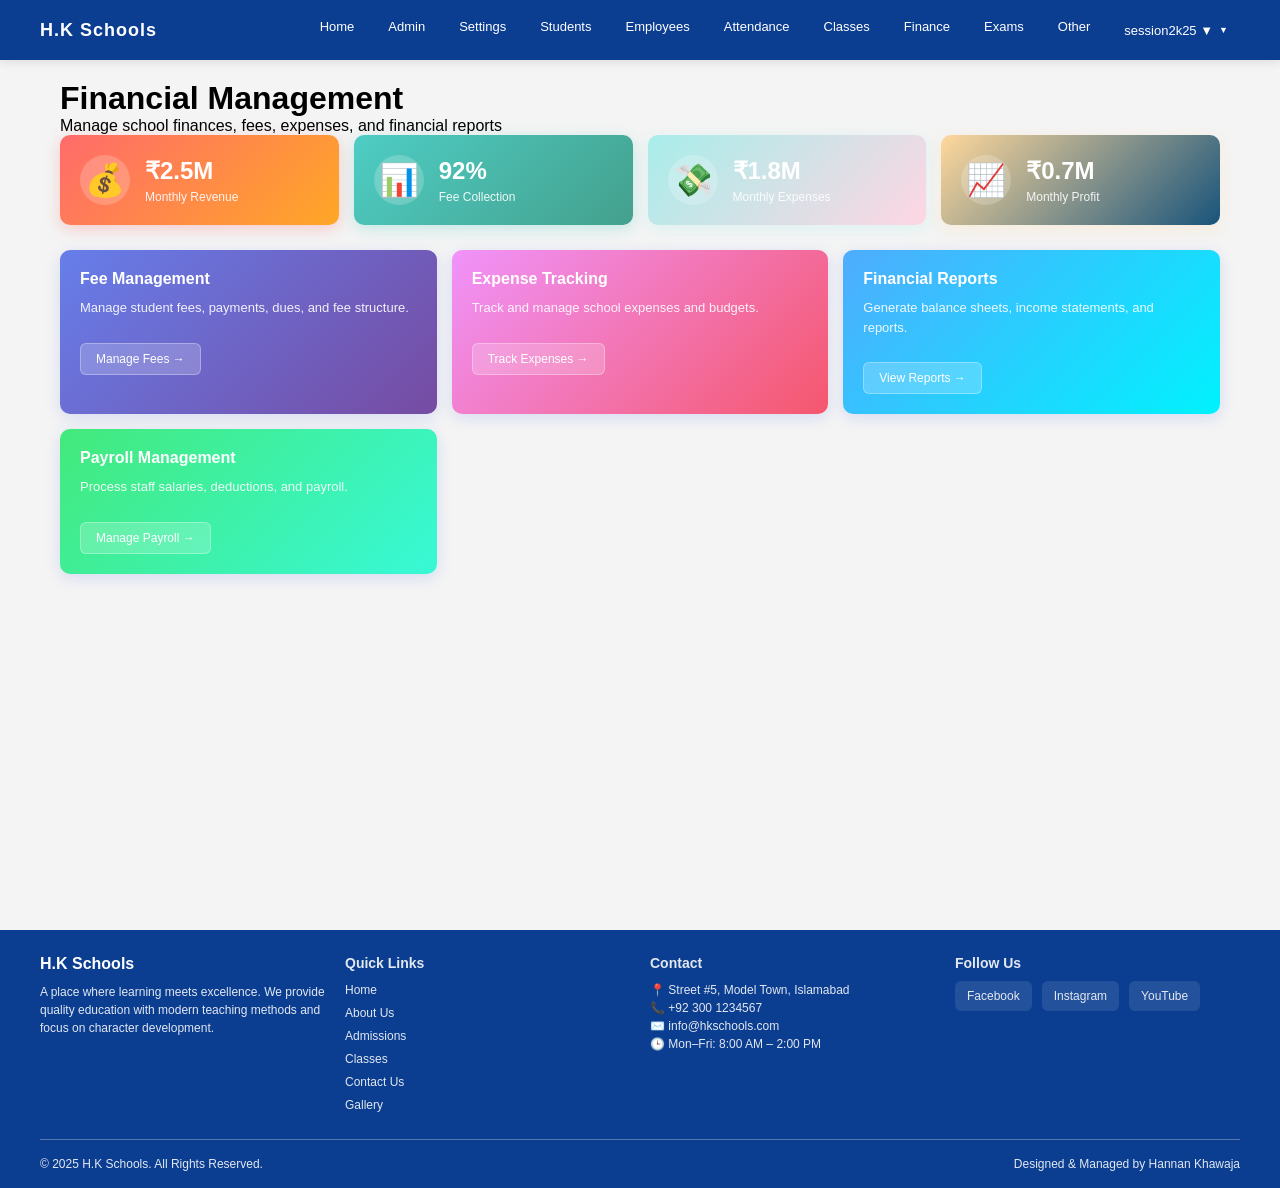
<file: finance.html>
<!DOCTYPE html>
<html lang="en">
<head>
    <meta charset="UTF-8">
    <meta name="viewport" content="width=device-width, initial-scale=1.0">
    <title>Finance - H.K Group of Schools</title>
    <link rel="stylesheet" href="style.css">
</head>
<body>
    <input type="checkbox" id="sidebar-toggle" style="display: none;">
    <label for="sidebar-toggle" class="overlay"></label>

    <nav class="top-navbar">
        <div class="nav-container">
            <div class="nav-left">
                <label for="sidebar-toggle" class="burger-btn">☰</label>
                <h2 class="nav-logo">H.K Schools</h2>
            </div>
            <div class="nav-right">
                <ul class="nav-menu">
                    <li><a href="index.html">Home</a></li>
                    <li><a href="admin.html">Admin</a></li>
                    <li><a href="settings.html">Settings</a></li>
                    <li><a href="students.html">Students</a></li>
                    <li><a href="employees.html">Employees</a></li>
                    <li><a href="attendance.html">Attendance</a></li>
                    <li><a href="classes.html">Classes</a></li>
                    <li><a href="finance.html">Finance</a></li>
                    <li><a href="exams.html">Exams</a></li>
                    <li><a href="other.html">Other</a></li>
                    <li class="dropdown">
                        <a href="#" class="dropdown-toggle">session2k25 ▼</a>
                        <div class="dropdown-menu">
                            <a href="session2025.html">2025</a>
                            <a href="session2026.html">2026</a>
                            <a href="session2027.html">2027</a>
                            <a href="session2028.html">2028</a>
                            <a href="session2029.html">2029</a>
                            <a href="session2030.html">2030</a>
                        </div>
                    </li>
                </ul>
            </div>
        </div>
    </nav>

    <div class="sidebar">
        <div class="sidebar-header">
            <h2>H.K Schools</h2>
            <label for="sidebar-toggle" class="close-btn">×</label>
        </div>
        <ul>
            <li><a href="index.html">Home</a></li>
            <li><a href="admin.html">Admin</a></li>
            <li><a href="settings.html">Settings</a></li>
            <li><a href="students.html">Students</a></li>
            <li><a href="employees.html">Employees</a></li>
            <li><a href="attendance.html">Attendance</a></li>
            <li><a href="classes.html">Classes</a></li>
            <li><a href="finance.html">Finance</a></li>
            <li><a href="exams.html">Exams</a></li>
            <li><a href="other.html">Other</a></li>
            <li class="dropdown-sidebar">
                <a href="#" class="dropdown-toggle">session2k25 ▼</a>
                <div class="dropdown-menu-sidebar">
                    <a href="session2025.html">2025</a>
                    <a href="session2026.html">2026</a>
                    <a href="session2027.html">2027</a>
                    <a href="session2028.html">2028</a>
                    <a href="session2029.html">2029</a>
                    <a href="session2030.html">2030</a>
                </div>
            </li>
        </ul>
    </div>

    <div class="main-content">
        <div class="page-header">
            <h1>Financial Management</h1>
            <p>Manage school finances, fees, expenses, and financial reports</p>
        </div>

        <div class="stats-grid">
            <div class="stat-card">
                <div class="stat-icon">💰</div>
                <div class="stat-info">
                    <h3>₹2.5M</h3>
                    <p>Monthly Revenue</p>
                </div>
            </div>
            <div class="stat-card">
                <div class="stat-icon">📊</div>
                <div class="stat-info">
                    <h3>92%</h3>
                    <p>Fee Collection</p>
                </div>
            </div>
            <div class="stat-card">
                <div class="stat-icon">💸</div>
                <div class="stat-info">
                    <h3>₹1.8M</h3>
                    <p>Monthly Expenses</p>
                </div>
            </div>
            <div class="stat-card">
                <div class="stat-icon">📈</div>
                <div class="stat-info">
                    <h3>₹0.7M</h3>
                    <p>Monthly Profit</p>
                </div>
            </div>
        </div>

        <div class="content-column">
            <div class="content-card">
                <h3>Fee Management</h3>
                <p>Manage student fees, payments, dues, and fee structure.</p>
                <a href="#" class="card-link">Manage Fees →</a>
            </div>
            <div class="content-card">
                <h3>Expense Tracking</h3>
                <p>Track and manage school expenses and budgets.</p>
                <a href="#" class="card-link">Track Expenses →</a>
            </div>
            <div class="content-card">
                <h3>Financial Reports</h3>
                <p>Generate balance sheets, income statements, and reports.</p>
                <a href="#" class="card-link">View Reports →</a>
            </div>
            <div class="content-card">
                <h3>Payroll Management</h3>
                <p>Process staff salaries, deductions, and payroll.</p>
                <a href="#" class="card-link">Manage Payroll →</a>
            </div>
        </div>
    </div>

    <footer class="hk-footer">
        <div class="container">
            <div class="footer-grid">
                <div class="footer-about">
                    <h3>H.K Schools</h3>
                    <p>A place where learning meets excellence. We provide quality education with modern teaching methods and focus on character development.</p>
                </div>
                <div class="footer-links">
                    <h4>Quick Links</h4>
                    <ul>
                        <li><a href="index.html">Home</a></li>
                        <li><a href="aboutus.html">About Us</a></li>
                        <li><a href="admission.html">Admissions</a></li>
                        <li><a href="classes.html">Classes</a></li>
                        <li><a href="contact.html">Contact Us</a></li>
                        <li><a href="gallery.html">Gallery</a></li>
                    </ul>
                </div>
                <div class="footer-contact">
                    <h4>Contact</h4>
                    <p>📍 Street #5, Model Town, Islamabad</p>
                    <p>📞 +92 300 1234567</p>
                    <p>✉️ info@hkschools.com</p>
                    <p>🕒 Mon–Fri: 8:00 AM – 2:00 PM</p>
                </div>
                <div class="footer-social">
                    <h4>Follow Us</h4>
                    <div class="social-icons">
                        <a href="#" aria-label="Facebook">Facebook</a>
                        <a href="#" aria-label="Instagram">Instagram</a>
                        <a href="#" aria-label="YouTube">YouTube</a>
                    </div>
                </div>
            </div>
            <div class="footer-bottom">
                <p>© 2025 H.K Schools. All Rights Reserved.</p>
                <p class="credit">Designed & Managed by Hannan Khawaja</p>
            </div>
        </div>
    </footer>
</body>
</html>
</file>
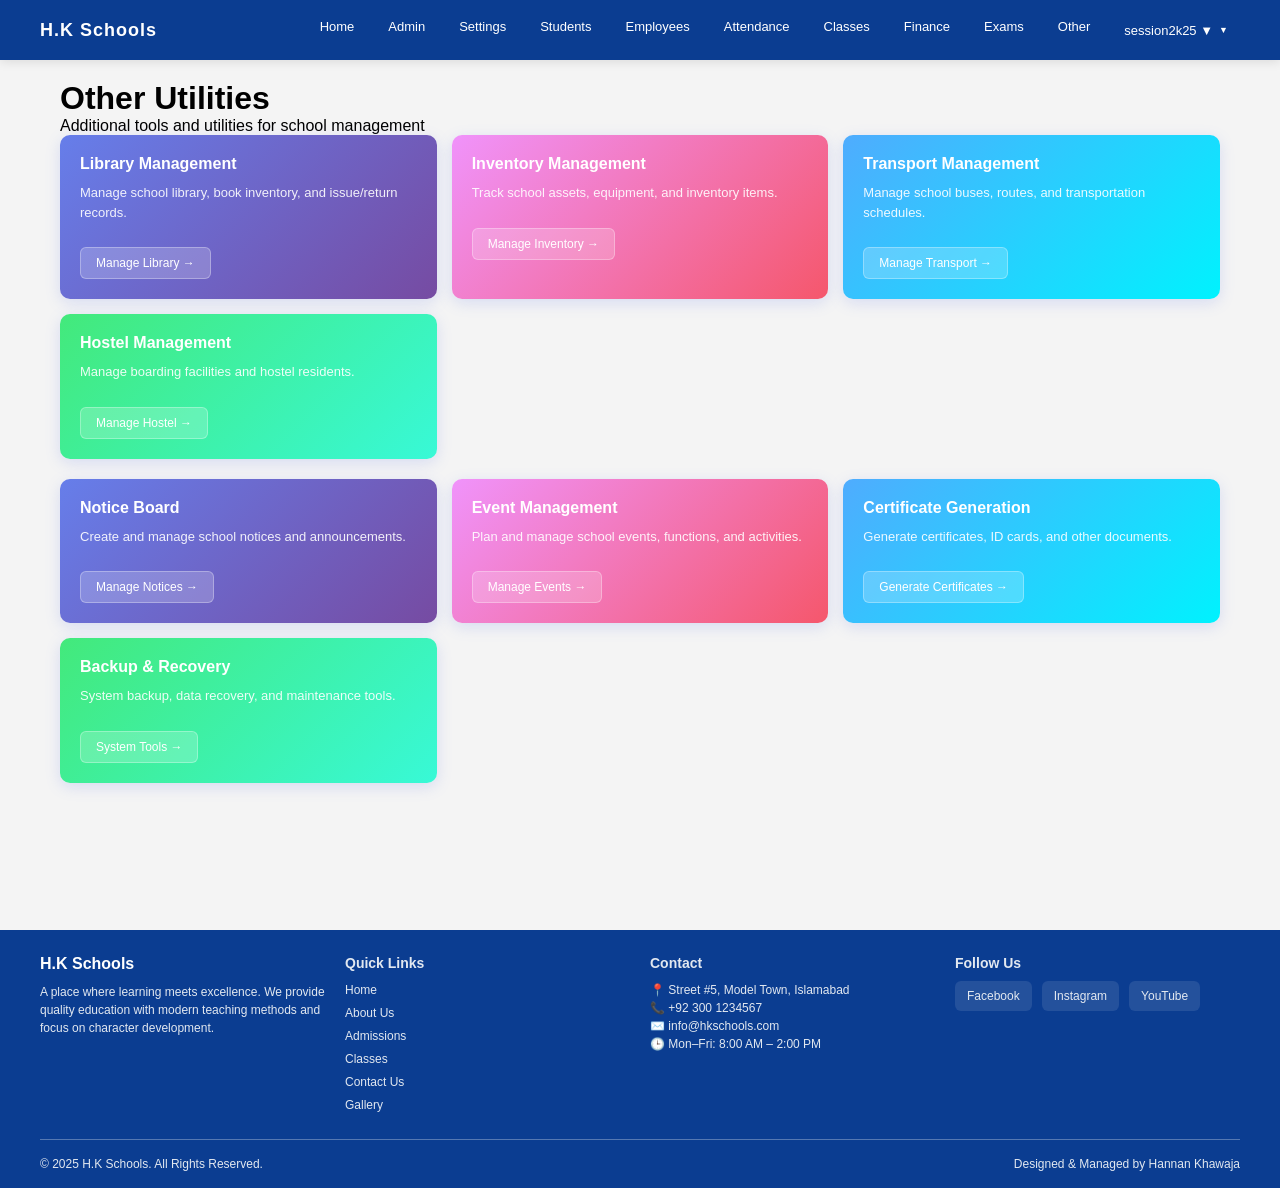
<file: other.html>
<!DOCTYPE html>
<html lang="en">
<head>
    <meta charset="UTF-8">
    <meta name="viewport" content="width=device-width, initial-scale=1.0">
    <title>Other - H.K Group of Schools</title>
    <link rel="stylesheet" href="style.css">
</head>
<body>
    <input type="checkbox" id="sidebar-toggle" style="display: none;">
    <label for="sidebar-toggle" class="overlay"></label>

    <nav class="top-navbar">
        <div class="nav-container">
            <div class="nav-left">
                <label for="sidebar-toggle" class="burger-btn">☰</label>
                <h2 class="nav-logo">H.K Schools</h2>
            </div>
            <div class="nav-right">
                <ul class="nav-menu">
                    <li><a href="index.html">Home</a></li>
                    <li><a href="admin.html">Admin</a></li>
                    <li><a href="settings.html">Settings</a></li>
                    <li><a href="students.html">Students</a></li>
                    <li><a href="employees.html">Employees</a></li>
                    <li><a href="attendance.html">Attendance</a></li>
                    <li><a href="classes.html">Classes</a></li>
                    <li><a href="finance.html">Finance</a></li>
                    <li><a href="exams.html">Exams</a></li>
                    <li><a href="other.html">Other</a></li>
                    <li class="dropdown">
                        <a href="#" class="dropdown-toggle">session2k25 ▼</a>
                        <div class="dropdown-menu">
                            <a href="session2025.html">2025</a>
                            <a href="session2026.html">2026</a>
                            <a href="session2027.html">2027</a>
                            <a href="session2028.html">2028</a>
                            <a href="session2029.html">2029</a>
                            <a href="session2030.html">2030</a>
                        </div>
                    </li>
                </ul>
            </div>
        </div>
    </nav>

    <div class="sidebar">
        <div class="sidebar-header">
            <h2>H.K Schools</h2>
            <label for="sidebar-toggle" class="close-btn">×</label>
        </div>
        <ul>
            <li><a href="index.html">Home</a></li>
            <li><a href="admin.html">Admin</a></li>
            <li><a href="settings.html">Settings</a></li>
            <li><a href="students.html">Students</a></li>
            <li><a href="employees.html">Employees</a></li>
            <li><a href="attendance.html">Attendance</a></li>
            <li><a href="classes.html">Classes</a></li>
            <li><a href="finance.html">Finance</a></li>
            <li><a href="exams.html">Exams</a></li>
            <li><a href="other.html">Other</a></li>
            <li class="dropdown-sidebar">
                <a href="#" class="dropdown-toggle">session2k25 ▼</a>
                <div class="dropdown-menu-sidebar">
                    <a href="session2025.html">2025</a>
                    <a href="session2026.html">2026</a>
                    <a href="session2027.html">2027</a>
                    <a href="session2028.html">2028</a>
                    <a href="session2029.html">2029</a>
                    <a href="session2030.html">2030</a>
                </div>
            </li>
        </ul>
    </div>

    <div class="main-content">
        <div class="page-header">
            <h1>Other Utilities</h1>
            <p>Additional tools and utilities for school management</p>
        </div>

        <div class="content-column">
            <div class="content-card">
                <h3>Library Management</h3>
                <p>Manage school library, book inventory, and issue/return records.</p>
                <a href="#" class="card-link">Manage Library →</a>
            </div>
            <div class="content-card">
                <h3>Inventory Management</h3>
                <p>Track school assets, equipment, and inventory items.</p>
                <a href="#" class="card-link">Manage Inventory →</a>
            </div>
            <div class="content-card">
                <h3>Transport Management</h3>
                <p>Manage school buses, routes, and transportation schedules.</p>
                <a href="#" class="card-link">Manage Transport →</a>
            </div>
            <div class="content-card">
                <h3>Hostel Management</h3>
                <p>Manage boarding facilities and hostel residents.</p>
                <a href="#" class="card-link">Manage Hostel →</a>
            </div>
        </div>

        <div class="content-column">
            <div class="content-card">
                <h3>Notice Board</h3>
                <p>Create and manage school notices and announcements.</p>
                <a href="#" class="card-link">Manage Notices →</a>
            </div>
            <div class="content-card">
                <h3>Event Management</h3>
                <p>Plan and manage school events, functions, and activities.</p>
                <a href="#" class="card-link">Manage Events →</a>
            </div>
            <div class="content-card">
                <h3>Certificate Generation</h3>
                <p>Generate certificates, ID cards, and other documents.</p>
                <a href="#" class="card-link">Generate Certificates →</a>
            </div>
            <div class="content-card">
                <h3>Backup & Recovery</h3>
                <p>System backup, data recovery, and maintenance tools.</p>
                <a href="#" class="card-link">System Tools →</a>
            </div>
        </div>
    </div>

    <footer class="hk-footer">
        <div class="container">
            <div class="footer-grid">
                <div class="footer-about">
                    <h3>H.K Schools</h3>
                    <p>A place where learning meets excellence. We provide quality education with modern teaching methods and focus on character development.</p>
                </div>
                <div class="footer-links">
                    <h4>Quick Links</h4>
                    <ul>
                        <li><a href="index.html">Home</a></li>
                        <li><a href="aboutus.html">About Us</a></li>
                        <li><a href="admission.html">Admissions</a></li>
                        <li><a href="classes.html">Classes</a></li>
                        <li><a href="contact.html">Contact Us</a></li>
                        <li><a href="gallery.html">Gallery</a></li>
                    </ul>
                </div>
                <div class="footer-contact">
                    <h4>Contact</h4>
                    <p>📍 Street #5, Model Town, Islamabad</p>
                    <p>📞 +92 300 1234567</p>
                    <p>✉️ info@hkschools.com</p>
                    <p>🕒 Mon–Fri: 8:00 AM – 2:00 PM</p>
                </div>
                <div class="footer-social">
                    <h4>Follow Us</h4>
                    <div class="social-icons">
                        <a href="#" aria-label="Facebook">Facebook</a>
                        <a href="#" aria-label="Instagram">Instagram</a>
                        <a href="#" aria-label="YouTube">YouTube</a>
                    </div>
                </div>
            </div>
            <div class="footer-bottom">
                <p>© 2025 H.K Schools. All Rights Reserved.</p>
                <p class="credit">Designed & Managed by Hannan Khawaja</p>
            </div>
        </div>
    </footer>
</body>
</html>
</file>
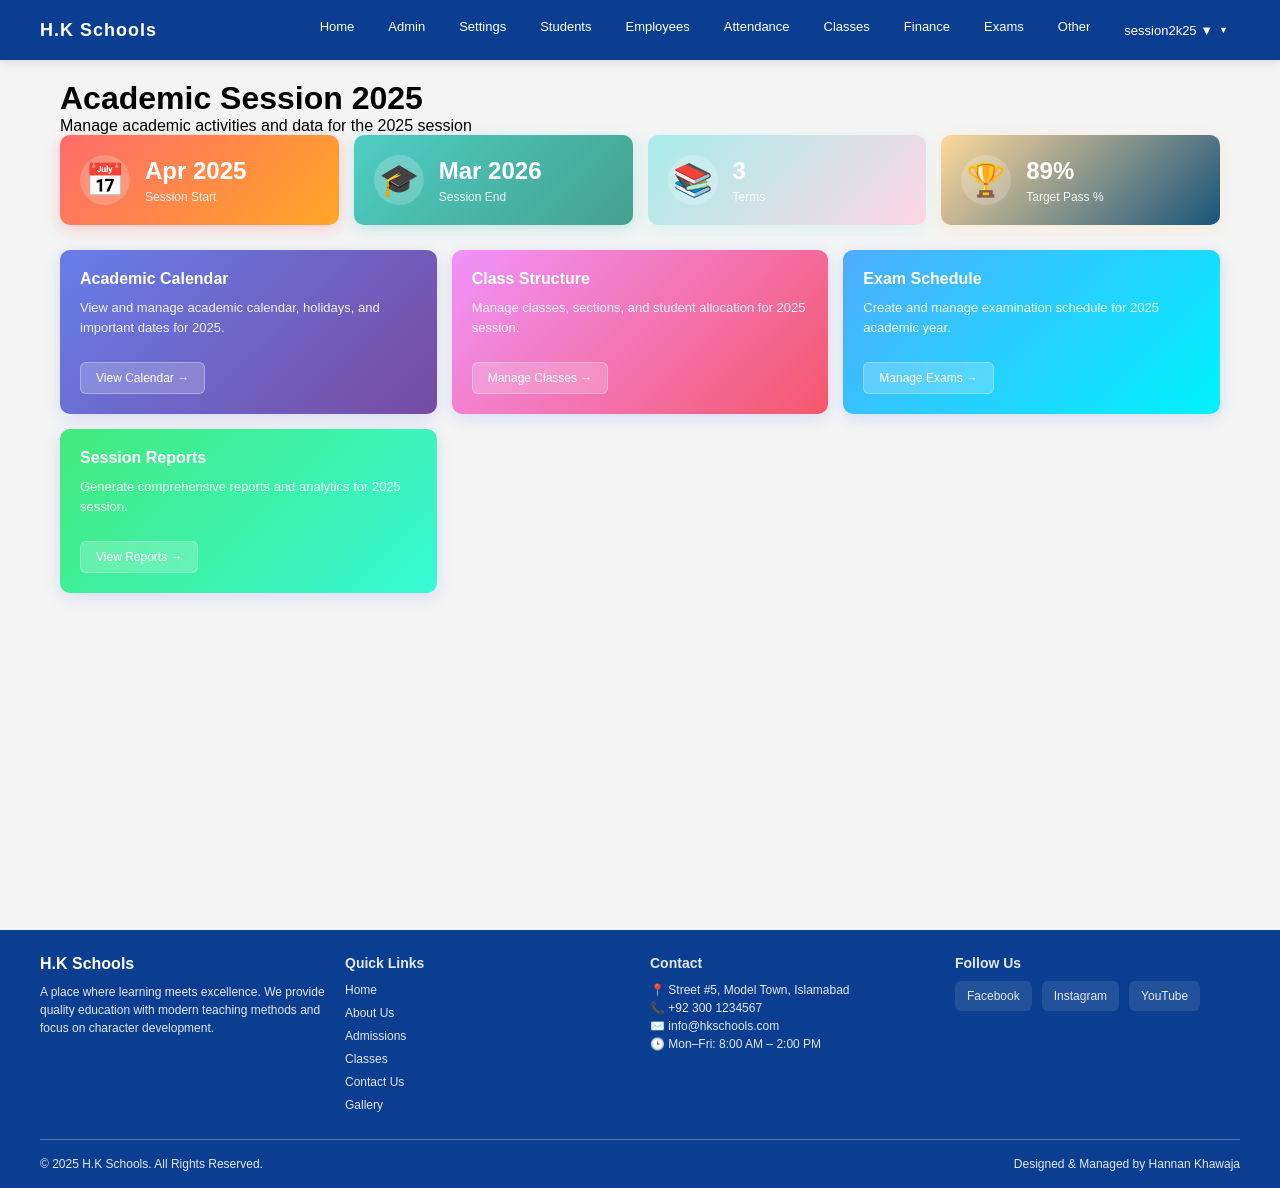
<file: session2025.html>
<!DOCTYPE html>
<html lang="en">
<head>
    <meta charset="UTF-8">
    <meta name="viewport" content="width=device-width, initial-scale=1.0">
    <title>Session 2025 - H.K Group of Schools</title>
    <link rel="stylesheet" href="style.css">
</head>
<body>
    <input type="checkbox" id="sidebar-toggle" style="display: none;">
    <label for="sidebar-toggle" class="overlay"></label>

    <nav class="top-navbar">
        <div class="nav-container">
            <div class="nav-left">
                <label for="sidebar-toggle" class="burger-btn">☰</label>
                <h2 class="nav-logo">H.K Schools</h2>
            </div>
            <div class="nav-right">
                <ul class="nav-menu">
                    <li><a href="index.html">Home</a></li>
                    <li><a href="admin.html">Admin</a></li>
                    <li><a href="settings.html">Settings</a></li>
                    <li><a href="students.html">Students</a></li>
                    <li><a href="employees.html">Employees</a></li>
                    <li><a href="attendance.html">Attendance</a></li>
                    <li><a href="classes.html">Classes</a></li>
                    <li><a href="finance.html">Finance</a></li>
                    <li><a href="exams.html">Exams</a></li>
                    <li><a href="other.html">Other</a></li>
                    <li class="dropdown">
                        <a href="#" class="dropdown-toggle">session2k25 ▼</a>
                        <div class="dropdown-menu">
                            <a href="session2025.html">2025</a>
                            <a href="session2026.html">2026</a>
                            <a href="session2027.html">2027</a>
                            <a href="session2028.html">2028</a>
                            <a href="session2029.html">2029</a>
                            <a href="session2030.html">2030</a>
                        </div>
                    </li>
                </ul>
            </div>
        </div>
    </nav>

    <div class="sidebar">
        <div class="sidebar-header">
            <h2>H.K Schools</h2>
            <label for="sidebar-toggle" class="close-btn">×</label>
        </div>
        <ul>
            <li><a href="index.html">Home</a></li>
            <li><a href="admin.html">Admin</a></li>
            <li><a href="settings.html">Settings</a></li>
            <li><a href="students.html">Students</a></li>
            <li><a href="employees.html">Employees</a></li>
            <li><a href="attendance.html">Attendance</a></li>
            <li><a href="classes.html">Classes</a></li>
            <li><a href="finance.html">Finance</a></li>
            <li><a href="exams.html">Exams</a></li>
            <li><a href="other.html">Other</a></li>
            <li class="dropdown-sidebar">
                <a href="#" class="dropdown-toggle">session2k25 ▼</a>
                <div class="dropdown-menu-sidebar">
                    <a href="session2025.html">2025</a>
                    <a href="session2026.html">2026</a>
                    <a href="session2027.html">2027</a>
                    <a href="session2028.html">2028</a>
                    <a href="session2029.html">2029</a>
                    <a href="session2030.html">2030</a>
                </div>
            </li>
        </ul>
    </div>

    <div class="main-content">
        <div class="page-header">
            <h1>Academic Session 2025</h1>
            <p>Manage academic activities and data for the 2025 session</p>
        </div>

        <div class="stats-grid">
            <div class="stat-card">
                <div class="stat-icon">📅</div>
                <div class="stat-info">
                    <h3>Apr 2025</h3>
                    <p>Session Start</p>
                </div>
            </div>
            <div class="stat-card">
                <div class="stat-icon">🎓</div>
                <div class="stat-info">
                    <h3>Mar 2026</h3>
                    <p>Session End</p>
                </div>
            </div>
            <div class="stat-card">
                <div class="stat-icon">📚</div>
                <div class="stat-info">
                    <h3>3</h3>
                    <p>Terms</p>
                </div>
            </div>
            <div class="stat-card">
                <div class="stat-icon">🏆</div>
                <div class="stat-info">
                    <h3>89%</h3>
                    <p>Target Pass %</p>
                </div>
            </div>
        </div>

        <div class="content-column">
            <div class="content-card">
                <h3>Academic Calendar</h3>
                <p>View and manage academic calendar, holidays, and important dates for 2025.</p>
                <a href="#" class="card-link">View Calendar →</a>
            </div>
            <div class="content-card">
                <h3>Class Structure</h3>
                <p>Manage classes, sections, and student allocation for 2025 session.</p>
                <a href="#" class="card-link">Manage Classes →</a>
            </div>
            <div class="content-card">
                <h3>Exam Schedule</h3>
                <p>Create and manage examination schedule for 2025 academic year.</p>
                <a href="#" class="card-link">Manage Exams →</a>
            </div>
            <div class="content-card">
                <h3>Session Reports</h3>
                <p>Generate comprehensive reports and analytics for 2025 session.</p>
                <a href="#" class="card-link">View Reports →</a>
            </div>
        </div>
    </div>

    <footer class="hk-footer">
        <div class="container">
            <div class="footer-grid">
                <div class="footer-about">
                    <h3>H.K Schools</h3>
                    <p>A place where learning meets excellence. We provide quality education with modern teaching methods and focus on character development.</p>
                </div>
                <div class="footer-links">
                    <h4>Quick Links</h4>
                    <ul>
                        <li><a href="index.html">Home</a></li>
                        <li><a href="aboutus.html">About Us</a></li>
                        <li><a href="admission.html">Admissions</a></li>
                        <li><a href="classes.html">Classes</a></li>
                        <li><a href="contact.html">Contact Us</a></li>
                        <li><a href="gallery.html">Gallery</a></li>
                    </ul>
                </div>
                <div class="footer-contact">
                    <h4>Contact</h4>
                    <p>📍 Street #5, Model Town, Islamabad</p>
                    <p>📞 +92 300 1234567</p>
                    <p>✉️ info@hkschools.com</p>
                    <p>🕒 Mon–Fri: 8:00 AM – 2:00 PM</p>
                </div>
                <div class="footer-social">
                    <h4>Follow Us</h4>
                    <div class="social-icons">
                        <a href="#" aria-label="Facebook">Facebook</a>
                        <a href="#" aria-label="Instagram">Instagram</a>
                        <a href="#" aria-label="YouTube">YouTube</a>
                    </div>
                </div>
            </div>
            <div class="footer-bottom">
                <p>© 2025 H.K Schools. All Rights Reserved.</p>
                <p class="credit">Designed & Managed by Hannan Khawaja</p>
            </div>
        </div>
    </footer>
</body>
</html>
</file>
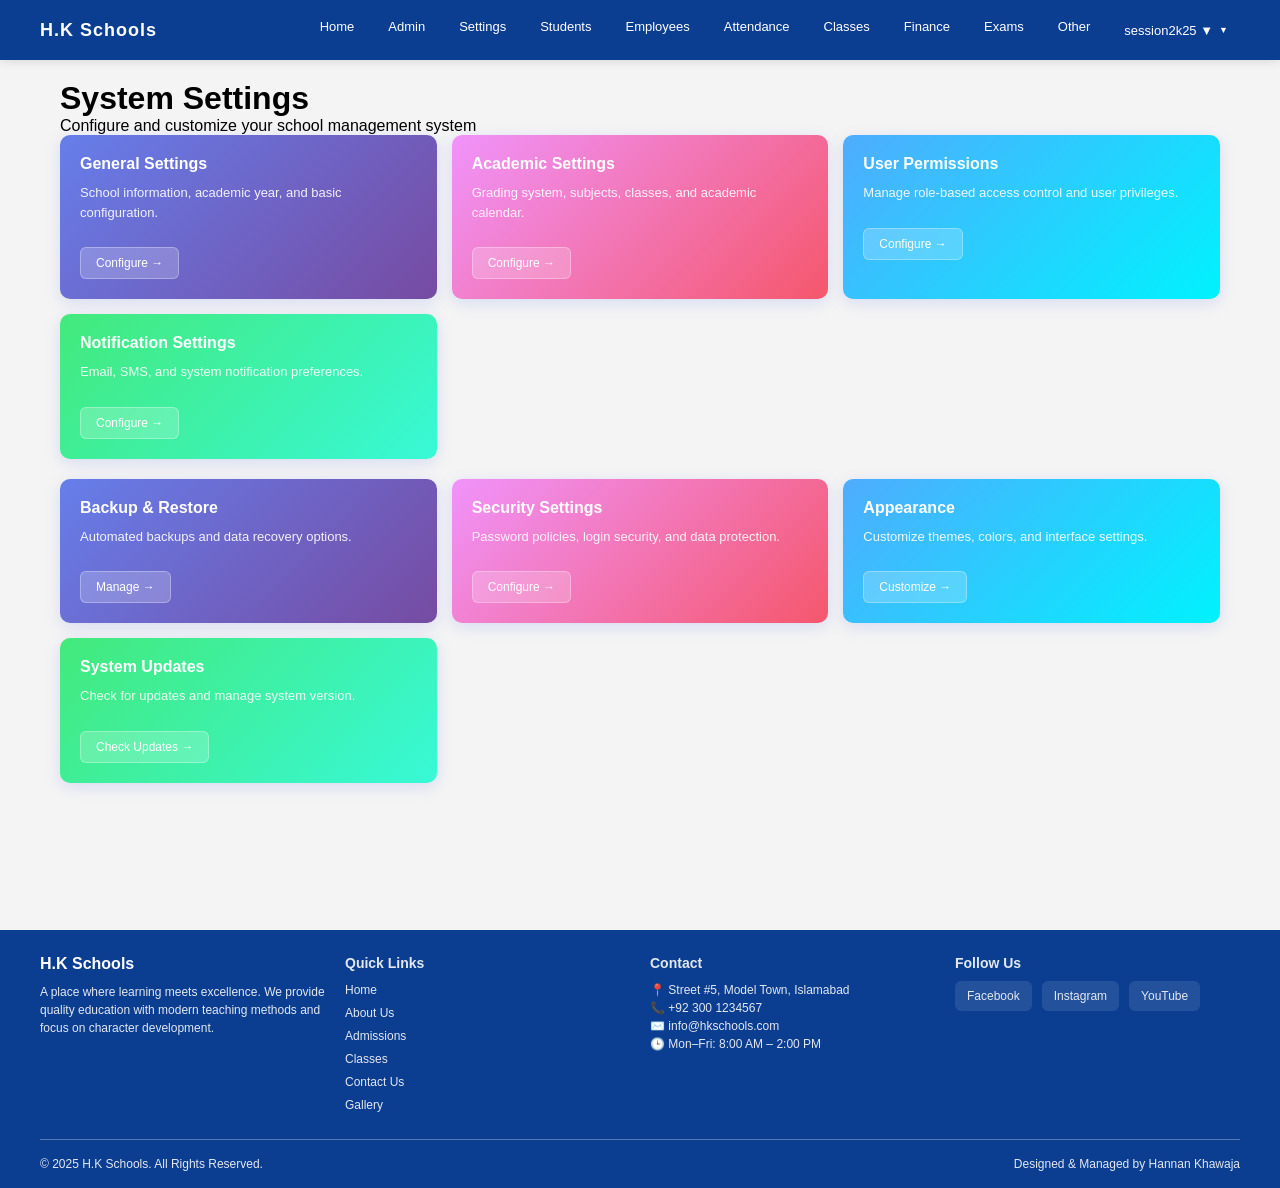
<file: settings.html>
<!DOCTYPE html>
<html lang="en">
<head>
    <meta charset="UTF-8">
    <meta name="viewport" content="width=device-width, initial-scale=1.0">
    <title>Settings - H.K Group of Schools</title>
    <link rel="stylesheet" href="style.css">
</head>
<body>
    <input type="checkbox" id="sidebar-toggle" style="display: none;">
    <label for="sidebar-toggle" class="overlay"></label>

    <nav class="top-navbar">
        <div class="nav-container">
            <div class="nav-left">
                <label for="sidebar-toggle" class="burger-btn">☰</label>
                <h2 class="nav-logo">H.K Schools</h2>
            </div>
            <div class="nav-right">
                <ul class="nav-menu">
                    <li><a href="index.html">Home</a></li>
                    <li><a href="admin.html">Admin</a></li>
                    <li><a href="settings.html">Settings</a></li>
                    <li><a href="students.html">Students</a></li>
                    <li><a href="employees.html">Employees</a></li>
                    <li><a href="attendance.html">Attendance</a></li>
                    <li><a href="classes.html">Classes</a></li>
                    <li><a href="finance.html">Finance</a></li>
                    <li><a href="exams.html">Exams</a></li>
                    <li><a href="other.html">Other</a></li>
                    <li class="dropdown">
                        <a href="#" class="dropdown-toggle">session2k25 ▼</a>
                        <div class="dropdown-menu">
                            <a href="session2025.html">2025</a>
                            <a href="session2026.html">2026</a>
                            <a href="session2027.html">2027</a>
                            <a href="session2028.html">2028</a>
                            <a href="session2029.html">2029</a>
                            <a href="session2030.html">2030</a>
                        </div>
                    </li>
                </ul>
            </div>
        </div>
    </nav>

    <div class="sidebar">
        <div class="sidebar-header">
            <h2>H.K Schools</h2>
            <label for="sidebar-toggle" class="close-btn">×</label>
        </div>
        <ul>
            <li><a href="index.html">Home</a></li>
            <li><a href="admin.html">Admin</a></li>
            <li><a href="settings.html">Settings</a></li>
            <li><a href="students.html">Students</a></li>
            <li><a href="employees.html">Employees</a></li>
            <li><a href="attendance.html">Attendance</a></li>
            <li><a href="classes.html">Classes</a></li>
            <li><a href="finance.html">Finance</a></li>
            <li><a href="exams.html">Exams</a></li>
            <li><a href="other.html">Other</a></li>
            <li class="dropdown-sidebar">
                <a href="#" class="dropdown-toggle">session2k25 ▼</a>
                <div class="dropdown-menu-sidebar">
                    <a href="session2025.html">2025</a>
                    <a href="session2026.html">2026</a>
                    <a href="session2027.html">2027</a>
                    <a href="session2028.html">2028</a>
                    <a href="session2029.html">2029</a>
                    <a href="session2030.html">2030</a>
                </div>
            </li>
        </ul>
    </div>

    <div class="main-content">
        <div class="page-header">
            <h1>System Settings</h1>
            <p>Configure and customize your school management system</p>
        </div>

        <div class="content-column">
            <div class="content-card">
                <h3>General Settings</h3>
                <p>School information, academic year, and basic configuration.</p>
                <a href="#" class="card-link">Configure →</a>
            </div>
            <div class="content-card">
                <h3>Academic Settings</h3>
                <p>Grading system, subjects, classes, and academic calendar.</p>
                <a href="#" class="card-link">Configure →</a>
            </div>
            <div class="content-card">
                <h3>User Permissions</h3>
                <p>Manage role-based access control and user privileges.</p>
                <a href="#" class="card-link">Configure →</a>
            </div>
            <div class="content-card">
                <h3>Notification Settings</h3>
                <p>Email, SMS, and system notification preferences.</p>
                <a href="#" class="card-link">Configure →</a>
            </div>
        </div>

        <div class="content-column">
            <div class="content-card">
                <h3>Backup & Restore</h3>
                <p>Automated backups and data recovery options.</p>
                <a href="#" class="card-link">Manage →</a>
            </div>
            <div class="content-card">
                <h3>Security Settings</h3>
                <p>Password policies, login security, and data protection.</p>
                <a href="#" class="card-link">Configure →</a>
            </div>
            <div class="content-card">
                <h3>Appearance</h3>
                <p>Customize themes, colors, and interface settings.</p>
                <a href="#" class="card-link">Customize →</a>
            </div>
            <div class="content-card">
                <h3>System Updates</h3>
                <p>Check for updates and manage system version.</p>
                <a href="#" class="card-link">Check Updates →</a>
            </div>
        </div>
    </div>

    <footer class="hk-footer">
        <div class="container">
            <div class="footer-grid">
                <div class="footer-about">
                    <h3>H.K Schools</h3>
                    <p>A place where learning meets excellence. We provide quality education with modern teaching methods and focus on character development.</p>
                </div>
                <div class="footer-links">
                    <h4>Quick Links</h4>
                    <ul>
                        <li><a href="index.html">Home</a></li>
                        <li><a href="aboutus.html">About Us</a></li>
                        <li><a href="admission.html">Admissions</a></li>
                        <li><a href="classes.html">Classes</a></li>
                        <li><a href="contact.html">Contact Us</a></li>
                        <li><a href="gallery.html">Gallery</a></li>
                    </ul>
                </div>
                <div class="footer-contact">
                    <h4>Contact</h4>
                    <p>📍 Street #5, Model Town, Islamabad</p>
                    <p>📞 +92 300 1234567</p>
                    <p>✉️ info@hkschools.com</p>
                    <p>🕒 Mon–Fri: 8:00 AM – 2:00 PM</p>
                </div>
                <div class="footer-social">
                    <h4>Follow Us</h4>
                    <div class="social-icons">
                        <a href="#" aria-label="Facebook">Facebook</a>
                        <a href="#" aria-label="Instagram">Instagram</a>
                        <a href="#" aria-label="YouTube">YouTube</a>
                    </div>
                </div>
            </div>
            <div class="footer-bottom">
                <p>© 2025 H.K Schools. All Rights Reserved.</p>
                <p class="credit">Designed & Managed by Hannan Khawaja</p>
            </div>
        </div>
    </footer>
</body>
</html>
</file>
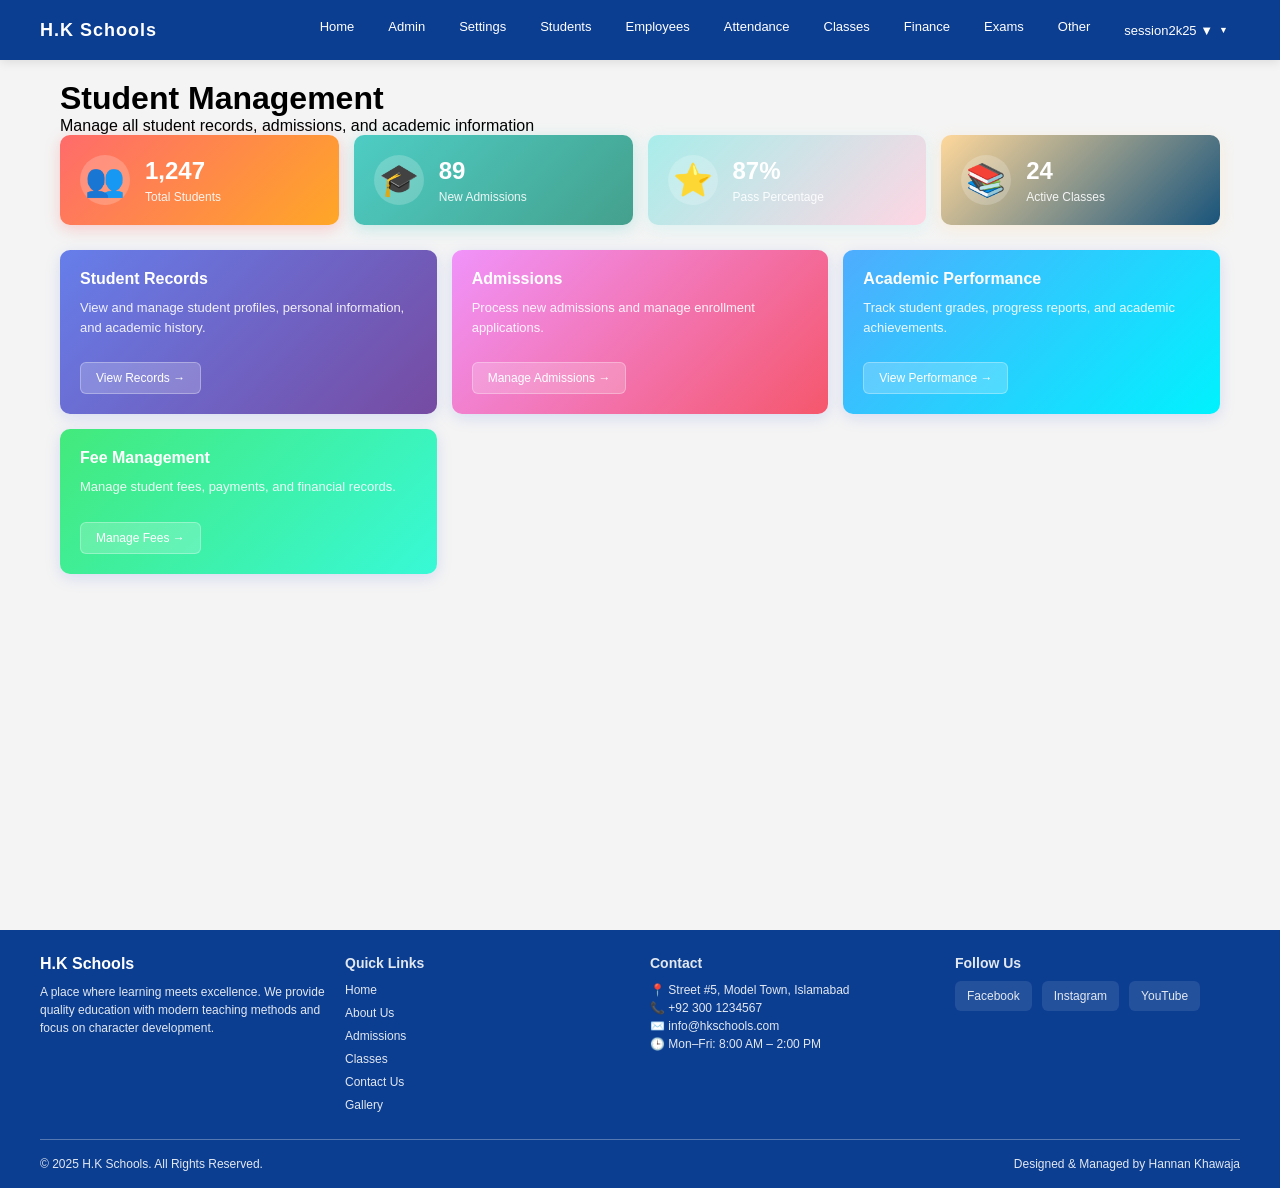
<file: students.html>
<!DOCTYPE html>
<html lang="en">
<head>
    <meta charset="UTF-8">
    <meta name="viewport" content="width=device-width, initial-scale=1.0">
    <title>Students - H.K Group of Schools</title>
    <link rel="stylesheet" href="style.css">
</head>
<body>
    <input type="checkbox" id="sidebar-toggle" style="display: none;">
    <label for="sidebar-toggle" class="overlay"></label>

    <nav class="top-navbar">
        <div class="nav-container">
            <div class="nav-left">
                <label for="sidebar-toggle" class="burger-btn">☰</label>
                <h2 class="nav-logo">H.K Schools</h2>
            </div>
            <div class="nav-right">
                <ul class="nav-menu">
                    <li><a href="index.html">Home</a></li>
                    <li><a href="admin.html">Admin</a></li>
                    <li><a href="settings.html">Settings</a></li>
                    <li><a href="students.html">Students</a></li>
                    <li><a href="employees.html">Employees</a></li>
                    <li><a href="attendance.html">Attendance</a></li>
                    <li><a href="classes.html">Classes</a></li>
                    <li><a href="finance.html">Finance</a></li>
                    <li><a href="exams.html">Exams</a></li>
                    <li><a href="other.html">Other</a></li>
                    <li class="dropdown">
                        <a href="#" class="dropdown-toggle">session2k25 ▼</a>
                        <div class="dropdown-menu">
                            <a href="session2025.html">2025</a>
                            <a href="session2026.html">2026</a>
                            <a href="session2027.html">2027</a>
                            <a href="session2028.html">2028</a>
                            <a href="session2029.html">2029</a>
                            <a href="session2030.html">2030</a>
                        </div>
                    </li>
                </ul>
            </div>
        </div>
    </nav>

    <div class="sidebar">
        <div class="sidebar-header">
            <h2>H.K Schools</h2>
            <label for="sidebar-toggle" class="close-btn">×</label>
        </div>
        <ul>
            <li><a href="index.html">Home</a></li>
            <li><a href="admin.html">Admin</a></li>
            <li><a href="settings.html">Settings</a></li>
            <li><a href="students.html">Students</a></li>
            <li><a href="employees.html">Employees</a></li>
            <li><a href="attendance.html">Attendance</a></li>
            <li><a href="classes.html">Classes</a></li>
            <li><a href="finance.html">Finance</a></li>
            <li><a href="exams.html">Exams</a></li>
            <li><a href="other.html">Other</a></li>
            <li class="dropdown-sidebar">
                <a href="#" class="dropdown-toggle">session2k25 ▼</a>
                <div class="dropdown-menu-sidebar">
                    <a href="session2025.html">2025</a>
                    <a href="session2026.html">2026</a>
                    <a href="session2027.html">2027</a>
                    <a href="session2028.html">2028</a>
                    <a href="session2029.html">2029</a>
                    <a href="session2030.html">2030</a>
                </div>
            </li>
        </ul>
    </div>

    <div class="main-content">
        <div class="page-header">
            <h1>Student Management</h1>
            <p>Manage all student records, admissions, and academic information</p>
        </div>

        <div class="stats-grid">
            <div class="stat-card">
                <div class="stat-icon">👥</div>
                <div class="stat-info">
                    <h3>1,247</h3>
                    <p>Total Students</p>
                </div>
            </div>
            <div class="stat-card">
                <div class="stat-icon">🎓</div>
                <div class="stat-info">
                    <h3>89</h3>
                    <p>New Admissions</p>
                </div>
            </div>
            <div class="stat-card">
                <div class="stat-icon">⭐</div>
                <div class="stat-info">
                    <h3>87%</h3>
                    <p>Pass Percentage</p>
                </div>
            </div>
            <div class="stat-card">
                <div class="stat-icon">📚</div>
                <div class="stat-info">
                    <h3>24</h3>
                    <p>Active Classes</p>
                </div>
            </div>
        </div>

        <div class="content-column">
            <div class="content-card">
                <h3>Student Records</h3>
                <p>View and manage student profiles, personal information, and academic history.</p>
                <a href="#" class="card-link">View Records →</a>
            </div>
            <div class="content-card">
                <h3>Admissions</h3>
                <p>Process new admissions and manage enrollment applications.</p>
                <a href="#" class="card-link">Manage Admissions →</a>
            </div>
            <div class="content-card">
                <h3>Academic Performance</h3>
                <p>Track student grades, progress reports, and academic achievements.</p>
                <a href="#" class="card-link">View Performance →</a>
            </div>
            <div class="content-card">
                <h3>Fee Management</h3>
                <p>Manage student fees, payments, and financial records.</p>
                <a href="#" class="card-link">Manage Fees →</a>
            </div>
        </div>
    </div>

    <footer class="hk-footer">
        <div class="container">
            <div class="footer-grid">
                <div class="footer-about">
                    <h3>H.K Schools</h3>
                    <p>A place where learning meets excellence. We provide quality education with modern teaching methods and focus on character development.</p>
                </div>
                <div class="footer-links">
                    <h4>Quick Links</h4>
                    <ul>
                        <li><a href="index.html">Home</a></li>
                        <li><a href="aboutus.html">About Us</a></li>
                        <li><a href="admission.html">Admissions</a></li>
                        <li><a href="classes.html">Classes</a></li>
                        <li><a href="contact.html">Contact Us</a></li>
                        <li><a href="gallery.html">Gallery</a></li>
                    </ul>
                </div>
                <div class="footer-contact">
                    <h4>Contact</h4>
                    <p>📍 Street #5, Model Town, Islamabad</p>
                    <p>📞 +92 300 1234567</p>
                    <p>✉️ info@hkschools.com</p>
                    <p>🕒 Mon–Fri: 8:00 AM – 2:00 PM</p>
                </div>
                <div class="footer-social">
                    <h4>Follow Us</h4>
                    <div class="social-icons">
                        <a href="#" aria-label="Facebook">Facebook</a>
                        <a href="#" aria-label="Instagram">Instagram</a>
                        <a href="#" aria-label="YouTube">YouTube</a>
                    </div>
                </div>
            </div>
            <div class="footer-bottom">
                <p>© 2025 H.K Schools. All Rights Reserved.</p>
                <p class="credit">Designed & Managed by Hannan Khawaja</p>
            </div>
        </div>
    </footer>
</body>
</html>
</file>
<file: style.css>
/* ===== GENERAL STYLES ===== */
* {
    margin: 0;
    padding: 0;
    box-sizing: border-box;
    font-family: 'Poppins', sans-serif;
}

body {
    background: #f4f4f4;
    min-height: 100vh;
}

/* ===== TOP NAVBAR ===== */
.top-navbar {
    background: #0b3d91;
    color: white;
    padding: 0 20px;
    position: fixed;
    top: 0;
    left: 0;
    right: 0;
    z-index: 1000;
    box-shadow: 0 2px 10px rgba(0,0,0,0.1);
    height: 60px;
    display: flex;
    align-items: center;
}

.nav-container {
    display: flex;
    justify-content: space-between;
    align-items: center;
    width: 100%;
    max-width: 1200px;
    margin: 0 auto;
}

.nav-left {
    display: flex;
    align-items: center;
    gap: 10px;
}

.burger-btn {
    background: none;
    border: none;
    color: white;
    font-size: 20px;
    cursor: pointer;
    padding: 5px;
    display: none;
}

/* LOGO STYLES */
.nav-logo {
    display: flex;
    align-items: center;
    gap: 10px;
    font-size: 18px;
    letter-spacing: 1px;
    font-weight: 600;
}

.logo-icon {
    width: 32px;
    height: 32px;
    background: linear-gradient(135deg, #ffd700, #ffa500);
    border-radius: 6px;
    display: flex;
    align-items: center;
    justify-content: center;
    font-weight: bold;
    font-size: 16px;
    color: #0b3d91;
}

.nav-right {
    display: flex;
    align-items: center;
    gap: 10px;
}

.nav-menu {
    display: flex;
    list-style: none;
    gap: 10px;
    margin: 0;
    padding: 0;
}

.nav-menu a {
    color: white;
    text-decoration: none;
    padding: 6px 12px;
    border-radius: 6px;
    transition: 0.3s;
    font-weight: 500;
    font-size: 13px;
    white-space: nowrap;
}

.nav-menu a:hover {
    background: #072a64;
}

/* ===== SEARCH BAR ===== */
.search-bar {
    padding: 6px 12px;
    border: 1px solid #ddd;
    border-radius: 15px;
    font-size: 13px;
    width: 200px;
    outline: none;
    transition: all 0.3s ease;
}

.search-bar:focus {
    border-color: #0b3d91;
    box-shadow: 0 0 0 2px rgba(11, 61, 145, 0.1);
}

/* ===== CURRENT TIME ===== */
.current-time {
    color: #e2e8f0;
    font-size: 12px;
    font-weight: 500;
    background: rgba(255,255,255,0.1);
    padding: 4px 8px;
    border-radius: 12px;
}

/* ===== DROPDOWN STYLES ===== */
.dropdown {
    position: relative;
}

.dropdown-toggle {
    display: flex;
    align-items: center;
    gap: 3px;
    font-size: 13px;
}

.dropdown-toggle::after {
    content: '▼';
    font-size: 9px;
    margin-left: 3px;
}

.dropdown-menu {
    position: absolute;
    top: 100%;
    left: 0;
    background: #0b3d91;
    min-width: 130px;
    border-radius: 6px;
    box-shadow: 0 4px 15px rgba(0,0,0,0.2);
    opacity: 0;
    visibility: hidden;
    transform: translateY(-10px);
    transition: all 0.3s ease;
    z-index: 1001;
    padding: 8px 0;
}

.dropdown-menu a {
    display: block;
    padding: 8px 15px;
    color: white;
    text-decoration: none;
    transition: all 0.3s ease;
    border: none;
    background: transparent;
    border-radius: 0;
    font-size: 12px;
}

.dropdown-menu a:hover {
    background: rgba(255,255,255,0.2);
}

.dropdown:hover .dropdown-menu {
    opacity: 1;
    visibility: visible;
    transform: translateY(0);
}

/* ===== SIDEBAR ===== */
.sidebar {
    width: 220px;
    background: #0b3d91;
    color: white;
    position: fixed;
    top: 60px;
    left: -220px;
    height: calc(100vh - 60px);
    transition: 0.3s;
    z-index: 999;
    overflow-y: auto;
}

#sidebar-toggle {
    display: none;
}

#sidebar-toggle:checked ~ .sidebar {
    left: 0;
}

#sidebar-toggle:checked ~ .overlay {
    display: block;
}

#sidebar-toggle:checked ~ .main-content {
    margin-left: 220px;
}

.sidebar-header {
    display: flex;
    justify-content: space-between;
    align-items: center;
    padding: 15px;
    border-bottom: 1px solid rgba(255,255,255,0.2);
}

.close-btn {
    background: none;
    border: none;
    color: white;
    font-size: 24px;
    cursor: pointer;
    padding: 0;
    width: 25px;
    height: 25px;
    display: flex;
    align-items: center;
    justify-content: center;
}

.sidebar ul {
    list-style: none;
    padding: 15px;
}

.sidebar ul li {
    margin-bottom: 5px;
}

.sidebar ul li a {
    color: white;
    text-decoration: none;
    display: block;
    padding: 10px 12px;
    border-radius: 6px;
    transition: 0.3s;
    font-weight: 500;
    font-size: 13px;
}

.sidebar ul li a:hover {
    background: #072a64;
}

/* ===== OVERLAY ===== */
.overlay {
    position: fixed;
    top: 0;
    left: 0;
    width: 100%;
    height: 100%;
    background: rgba(0,0,0,0.5);
    z-index: 998;
    display: none;
}

/* ===== MAIN CONTENT ===== */
.main-content {
    margin-top: 60px;
    padding: 20px;
    min-height: calc(100vh - 60px);
    transition: margin-left 0.3s ease;
    max-width: 1200px;
    margin-left: auto;
    margin-right: auto;
}

/* ===== WELCOME SECTION ===== */
.welcome-section {
    background: white;
    padding: 25px;
    border-radius: 10px;
    box-shadow: 0 4px 15px rgba(0,0,0,0.1);
    text-align: center;
    margin-bottom: 20px;
}

.welcome-section h1 {
    color: #0b3d91;
    font-size: 24px;
    margin-bottom: 10px;
    font-weight: 700;
}

.welcome-section p {
    color: #333;
    font-size: 14px;
    line-height: 1.5;
}

/* ===== STATS GRID ===== */
.stats-grid {
    display: grid;
    grid-template-columns: repeat(auto-fit, minmax(200px, 1fr));
    gap: 15px;
    margin-bottom: 25px;
}

.stat-card {
    background: linear-gradient(135deg, #667eea 0%, #764ba2 100%);
    padding: 20px;
    border-radius: 10px;
    box-shadow: 0 4px 15px rgba(102, 126, 234, 0.3);
    display: flex;
    align-items: center;
    gap: 15px;
    border: none;
    transition: 0.3s;
    position: relative;
    overflow: hidden;
}

.stat-card:nth-child(1) {
    background: linear-gradient(135deg, #ff6b6b 0%, #ffa726 100%);
    box-shadow: 0 4px 15px rgba(255, 107, 107, 0.3);
}

.stat-card:nth-child(2) {
    background: linear-gradient(135deg, #4ecdc4 0%, #44a08d 100%);
    box-shadow: 0 4px 15px rgba(78, 205, 196, 0.3);
}

.stat-card:nth-child(3) {
    background: linear-gradient(135deg, #a8edea 0%, #fed6e3 100%);
    box-shadow: 0 4px 15px rgba(168, 237, 234, 0.3);
}

.stat-card:nth-child(4) {
    background: linear-gradient(135deg, #ffd89b 0%, #19547b 100%);
    box-shadow: 0 4px 15px rgba(255, 216, 155, 0.3);
}

.stat-card:hover {
    transform: translateY(-3px);
    box-shadow: 0 6px 20px rgba(0,0,0,0.2);
}

.stat-icon {
    font-size: 32px;
    width: 50px;
    height: 50px;
    display: flex;
    align-items: center;
    justify-content: center;
    background: rgba(255, 255, 255, 0.2);
    border-radius: 50%;
    flex-shrink: 0;
}

.stat-info h3 {
    font-size: 24px;
    margin-bottom: 5px;
    color: white;
    font-weight: 700;
}

.stat-info p {
    color: rgba(255, 255, 255, 0.9);
    font-size: 12px;
    font-weight: 500;
}

/* ===== CONTENT COLUMNS ===== */
.content-column {
    display: grid;
    grid-template-columns: repeat(auto-fit, minmax(280px, 1fr));
    gap: 15px;
    margin-bottom: 20px;
}

.content-card {
    background: linear-gradient(135deg, #667eea 0%, #764ba2 100%);
    padding: 20px;
    border-radius: 10px;
    box-shadow: 0 4px 15px rgba(102, 126, 234, 0.2);
    transition: 0.3s;
    position: relative;
    overflow: hidden;
}

.content-card:nth-child(1) {
    background: linear-gradient(135deg, #667eea 0%, #764ba2 100%);
}

.content-card:nth-child(2) {
    background: linear-gradient(135deg, #f093fb 0%, #f5576c 100%);
}

.content-card:nth-child(3) {
    background: linear-gradient(135deg, #4facfe 0%, #00f2fe 100%);
}

.content-card:nth-child(4) {
    background: linear-gradient(135deg, #43e97b 0%, #38f9d7 100%);
}

.content-card:hover {
    transform: translateY(-3px);
    box-shadow: 0 6px 20px rgba(0,0,0,0.25);
}

.content-card h3 {
    color: white;
    margin-bottom: 10px;
    font-size: 16px;
    font-weight: 600;
}

.content-card p {
    color: rgba(255, 255, 255, 0.9);
    line-height: 1.5;
    margin-bottom: 15px;
    font-size: 13px;
}

/* ===== CARD LINKS ===== */
.card-link {
    display: inline-flex;
    align-items: center;
    gap: 5px;
    margin-top: 10px;
    padding: 8px 15px;
    background: rgba(255, 255, 255, 0.2);
    color: white;
    text-decoration: none;
    border-radius: 6px;
    font-size: 12px;
    font-weight: 500;
    transition: 0.3s;
    border: 1px solid rgba(255, 255, 255, 0.3);
}

.card-link:hover {
    background: rgba(255, 255, 255, 0.3);
    transform: translateY(-1px);
}

/* ===== ACTIVITY SECTION ===== */
.activity-section {
    background: white;
    padding: 20px;
    border-radius: 10px;
    box-shadow: 0 4px 15px rgba(0,0,0,0.1);
    margin-top: 20px;
}

.activity-section h2 {
    color: #0b3d91;
    margin-bottom: 15px;
    font-size: 18px;
    font-weight: 600;
}

.activity-list {
    display: flex;
    flex-direction: column;
    gap: 10px;
}

.activity-item {
    display: flex;
    align-items: flex-start;
    gap: 12px;
    padding: 15px;
    background: #f8f9fa;
    border-radius: 8px;
    transition: 0.3s;
}

.activity-item:hover {
    background: #e9ecef;
    transform: translateX(3px);
}

.activity-icon {
    font-size: 16px;
    width: 35px;
    height: 35px;
    display: flex;
    align-items: center;
    justify-content: center;
    background: #0b3d91;
    color: white;
    border-radius: 50%;
    flex-shrink: 0;
}

.activity-content p {
    margin-bottom: 3px;
    color: #333;
    font-weight: 500;
    font-size: 13px;
}

.activity-time {
    font-size: 11px;
    color: #666;
    font-weight: 500;
}

/* ===== FOOTER ===== */
.hk-footer {
    background: #0b3d91;
    color: white;
    padding: 25px 20px 15px;
    margin-top: 30px;
}

.hk-footer .container {
    max-width: 1200px;
    margin: 0 auto;
}

.hk-footer h3 {
    color: #fff;
    margin-bottom: 10px;
    font-size: 16px;
}

.hk-footer h4 {
    color: #e2e8f0;
    margin-bottom: 10px;
    font-size: 14px;
}

.hk-footer p, .hk-footer li, .hk-footer a {
    color: #e2e8f0;
    font-size: 12px;
    text-decoration: none;
    line-height: 1.5;
}

.hk-footer ul {
    list-style: none;
    padding: 0;
}

.hk-footer ul li {
    margin-bottom: 5px;
}

.hk-footer a:hover {
    color: #0ea5e9;
}

.footer-grid {
    display: grid;
    grid-template-columns: repeat(auto-fit, minmax(200px, 1fr));
    gap: 20px;
    margin-bottom: 20px;
}

.footer-social .social-icons {
    display: flex;
    gap: 10px;
}

.footer-social .social-icons a {
    padding: 6px 12px;
    background: rgba(255,255,255,0.1);
    border-radius: 6px;
    transition: all 0.3s ease;
    font-size: 12px;
}

.footer-social .social-icons a:hover {
    background: rgba(255,255,255,0.2);
    color: white;
}

.footer-bottom {
    border-top: 1px solid rgba(255,255,255,0.3);
    padding-top: 15px;
    display: flex;
    justify-content: space-between;
    align-items: center;
    flex-wrap: wrap;
    gap: 8px;
    font-size: 11px;
}

.credit {
    color: #cbd5e1;
}

/* ===== TOAST NOTIFICATIONS ===== */
.toast-notification {
    position: fixed;
    top: 70px;
    right: 15px;
    background: #4CAF50;
    color: white;
    padding: 10px 15px;
    border-radius: 6px;
    box-shadow: 0 4px 12px rgba(0,0,0,0.15);
    z-index: 10000;
    font-size: 12px;
    font-weight: 500;
    animation: slideIn 0.5s ease;
}

@keyframes slideIn {
    from { transform: translateX(100%); }
    to { transform: translateX(0); }
}

/* ===== RESPONSIVE DESIGN ===== */
@media screen and (max-width: 768px) {
    .nav-menu {
        display: none;
    }
    
    .burger-btn {
        display: block;
    }
    
    .nav-right {
        gap: 8px;
    }
    
    .search-bar {
        width: 150px;
        font-size: 12px;
    }
    
    .main-content {
        padding: 15px;
        margin-left: 0 !important;
    }
    
    .stats-grid {
        grid-template-columns: 1fr;
        gap: 12px;
    }
    
    .content-column {
        grid-template-columns: 1fr;
        gap: 12px;
    }
    
    .welcome-section {
        padding: 20px 15px;
    }
    
    .welcome-section h1 {
        font-size: 20px;
    }
    
    .footer-bottom {
        flex-direction: column;
        text-align: center;
    }
    
    .sidebar {
        width: 250px;
        left: -250px;
    }
    
    #sidebar-toggle:checked ~ .main-content {
        margin-left: 0;
    }
}

@media screen and (max-width: 480px) {
    .search-bar {
        width: 120px;
    }
    
    .current-time {
        display: none;
    }
    
    .stat-card {
        padding: 15px;
    }
    
    .content-card {
        padding: 15px;
    }
    
    .activity-item {
        padding: 12px;
    }
    
    .nav-logo {
        font-size: 16px;
    }
    
    .logo-icon {
        width: 28px;
        height: 28px;
        font-size: 14px;
    }
}
</file>
